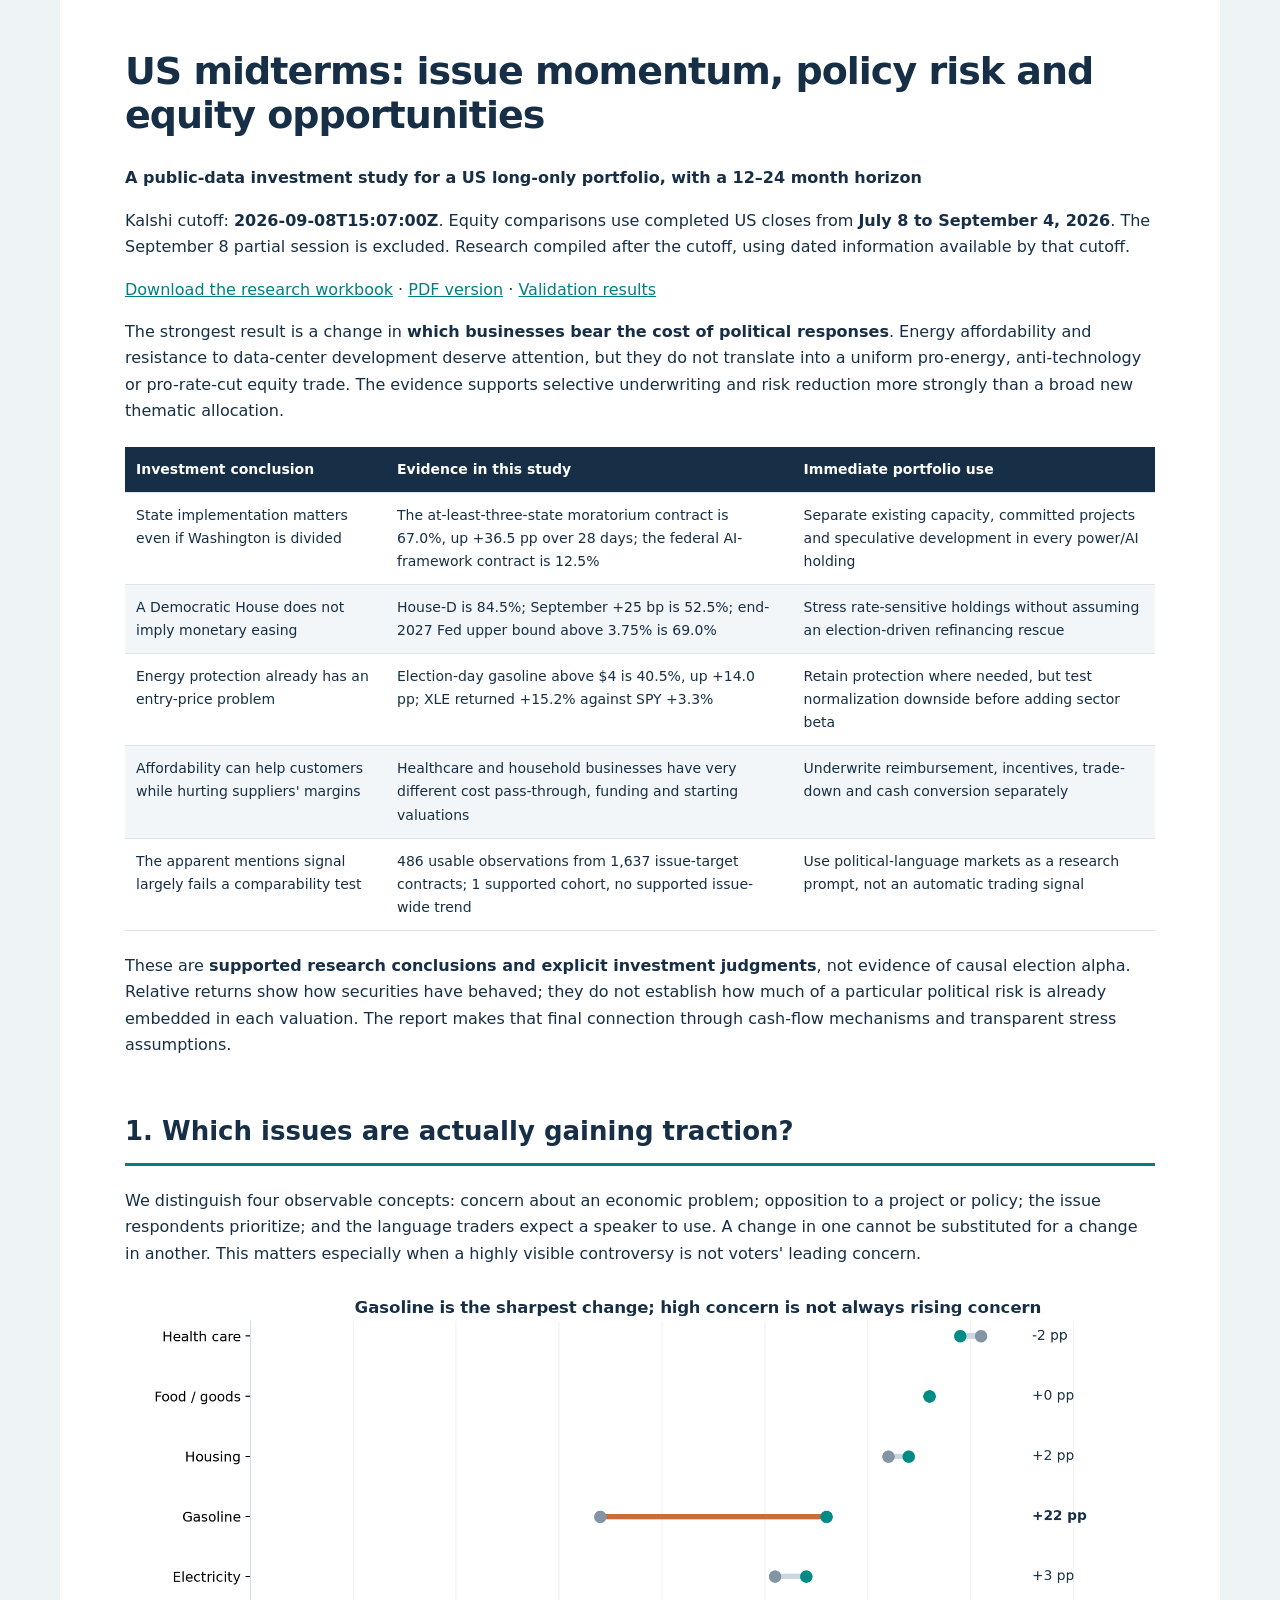
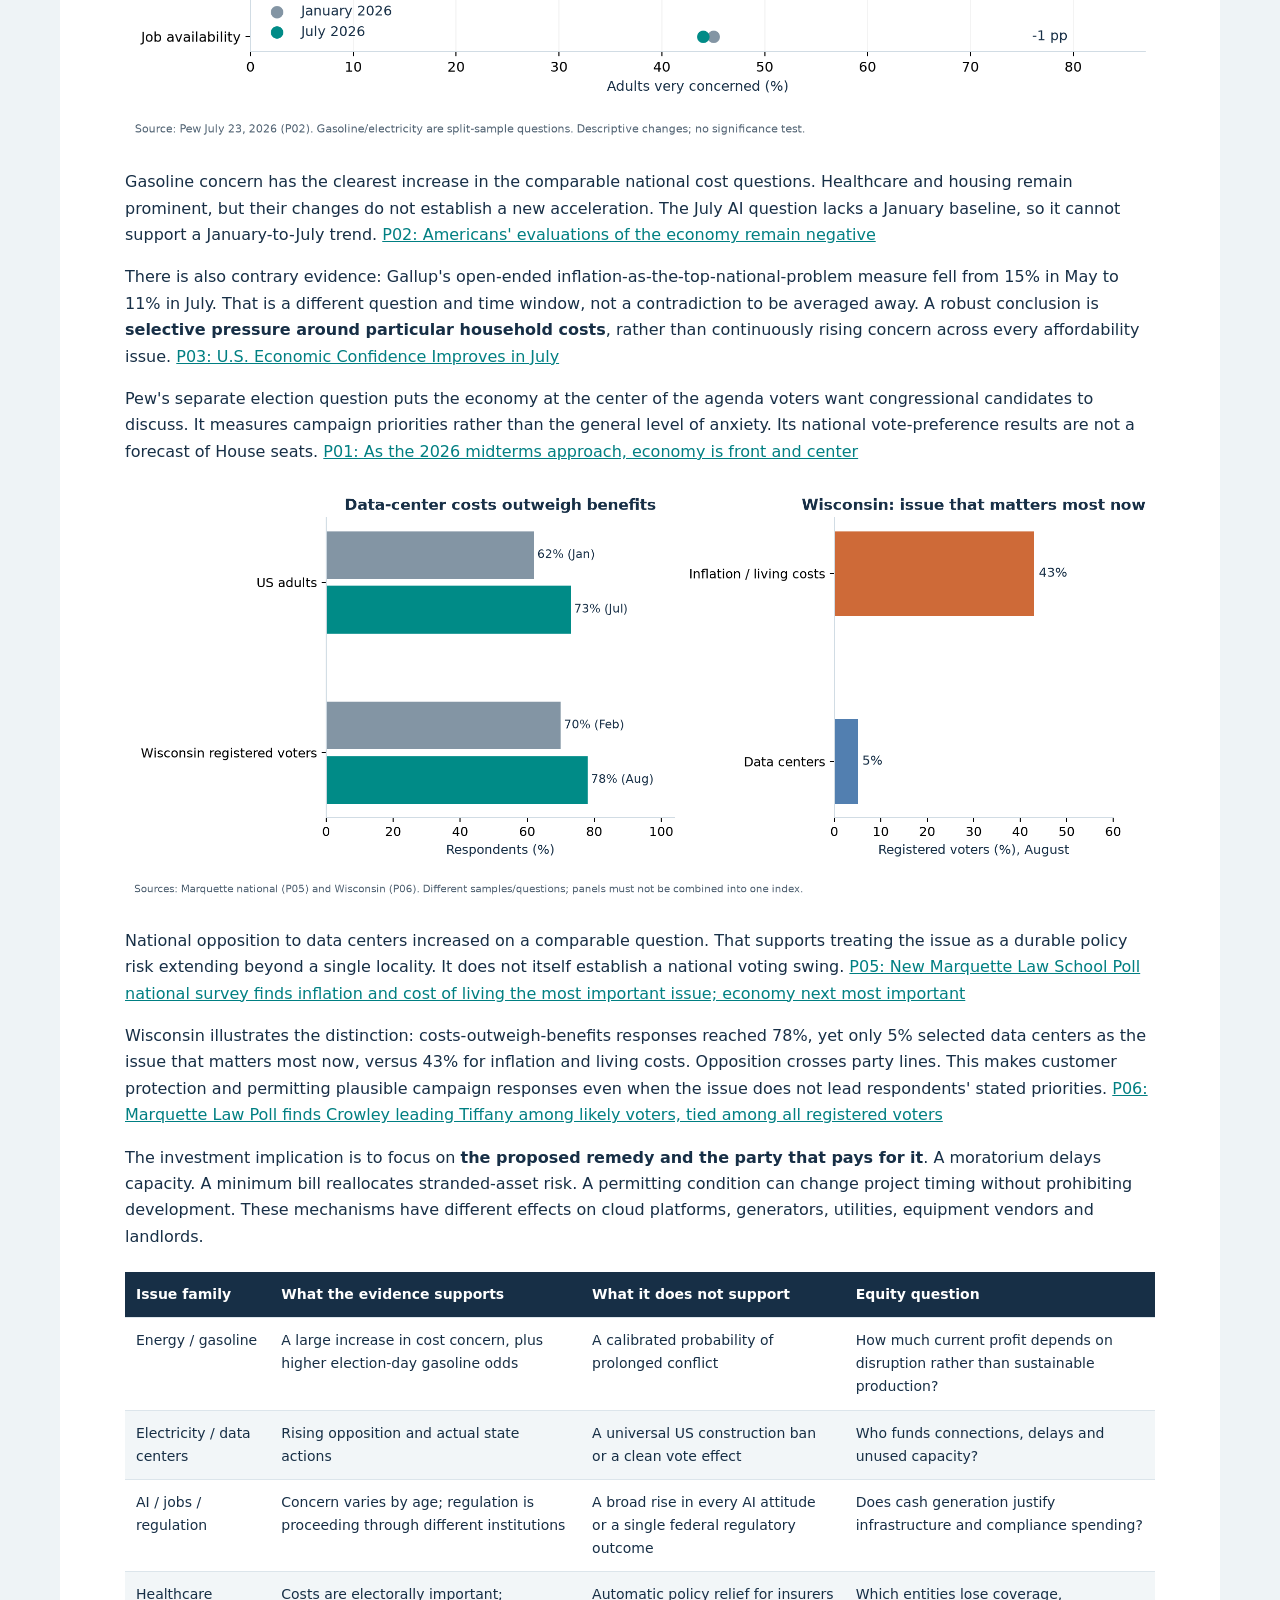
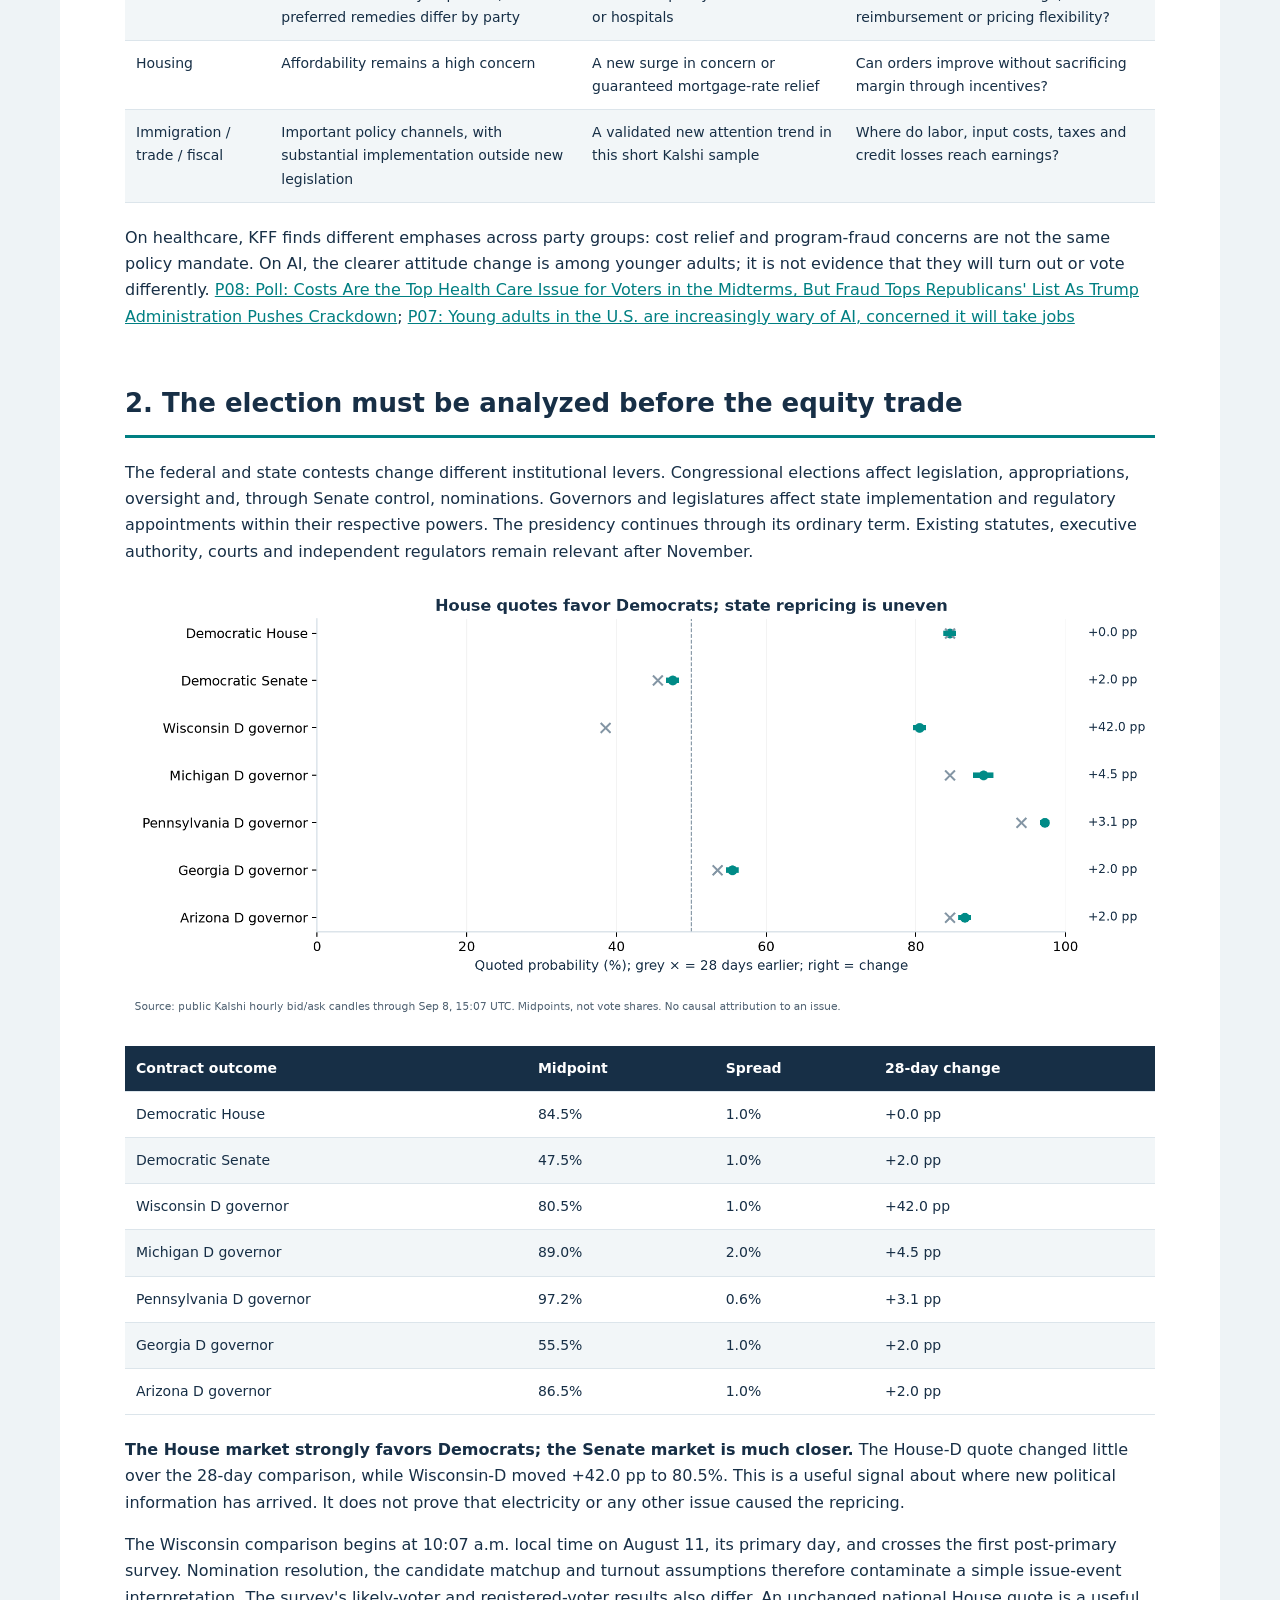
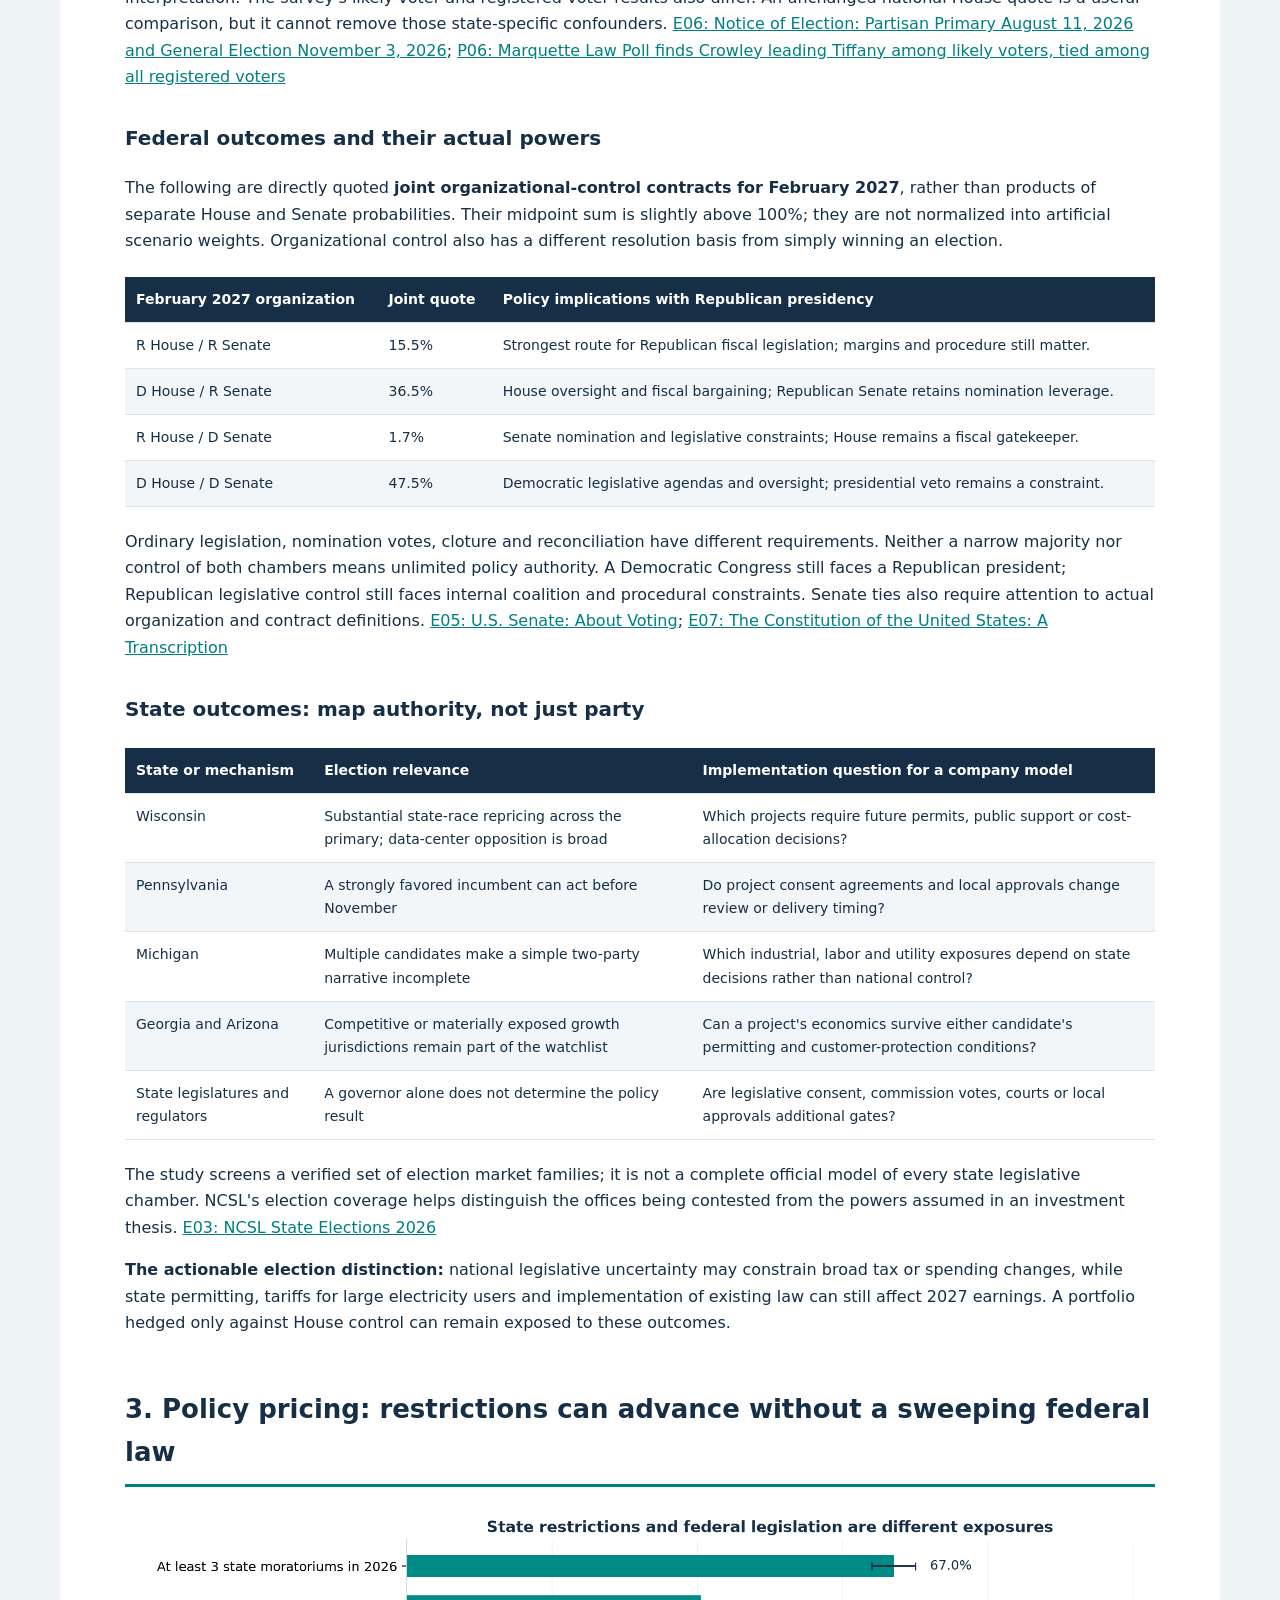
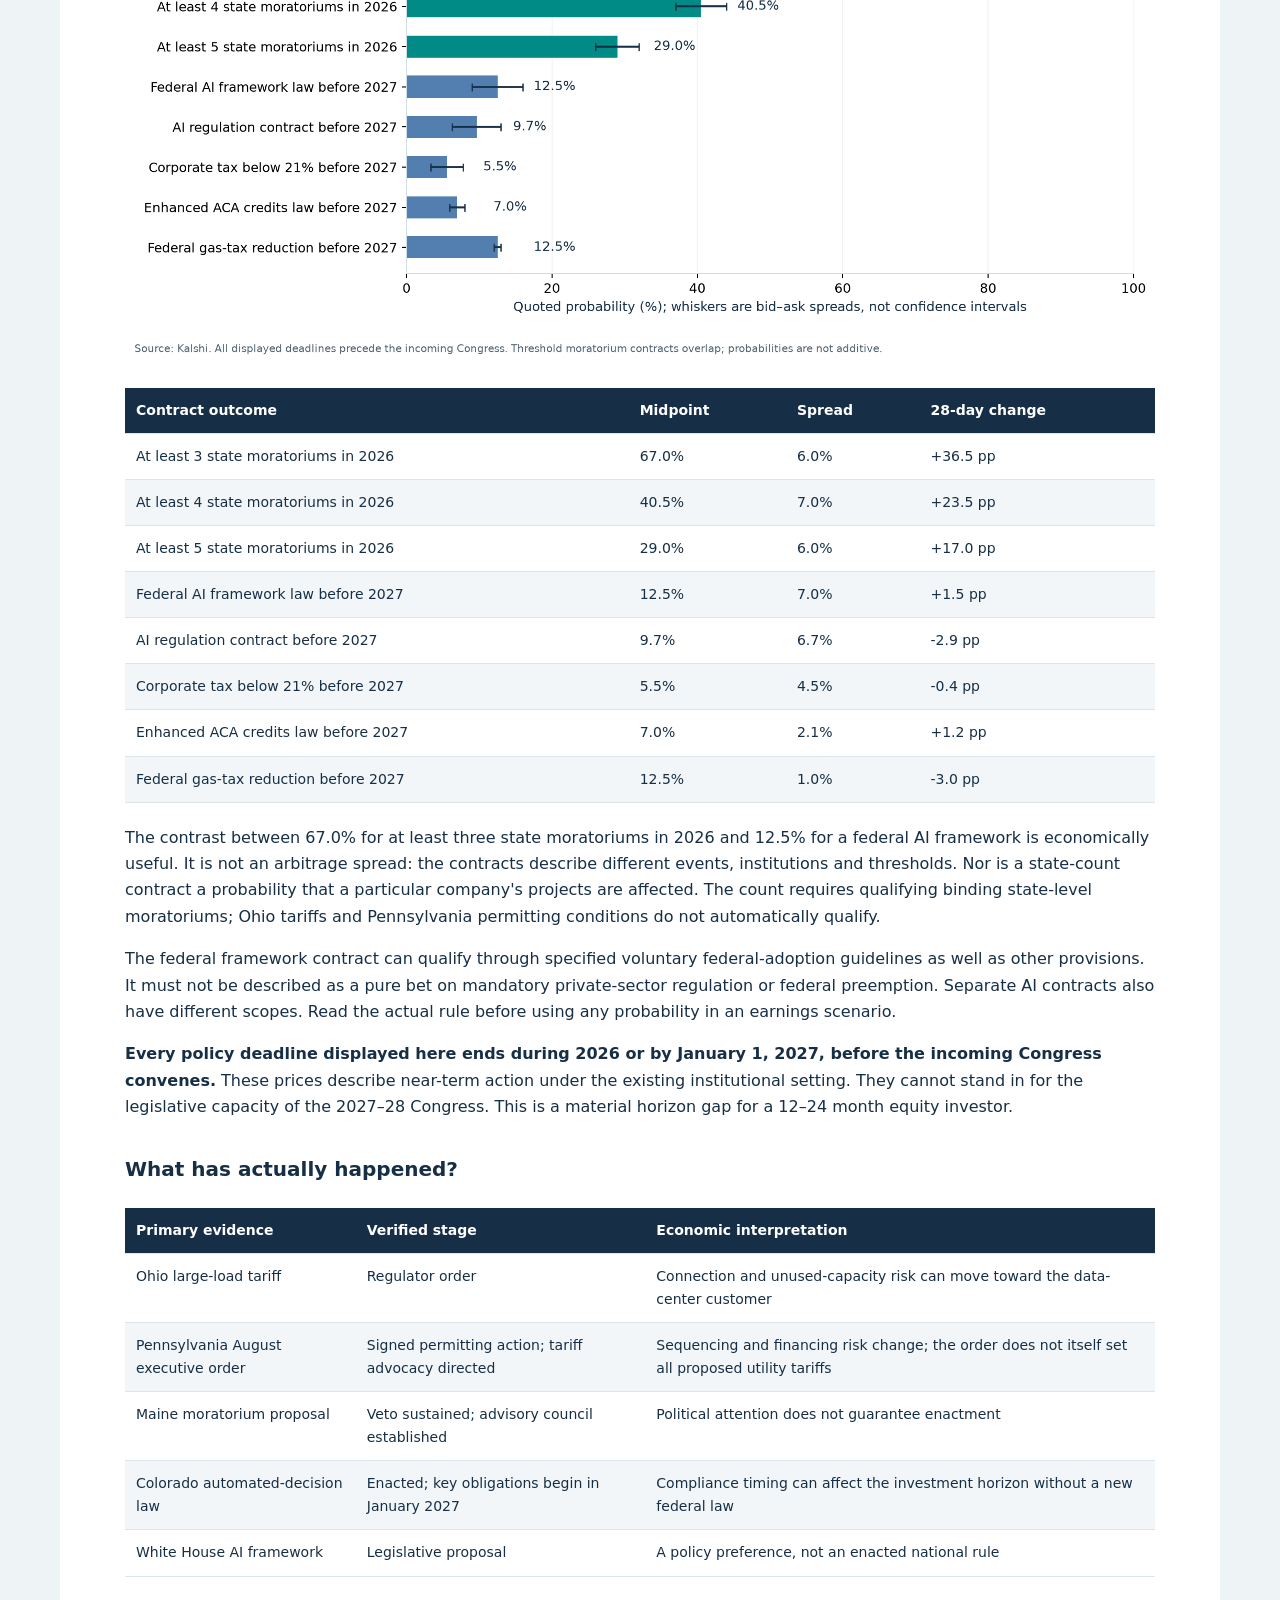
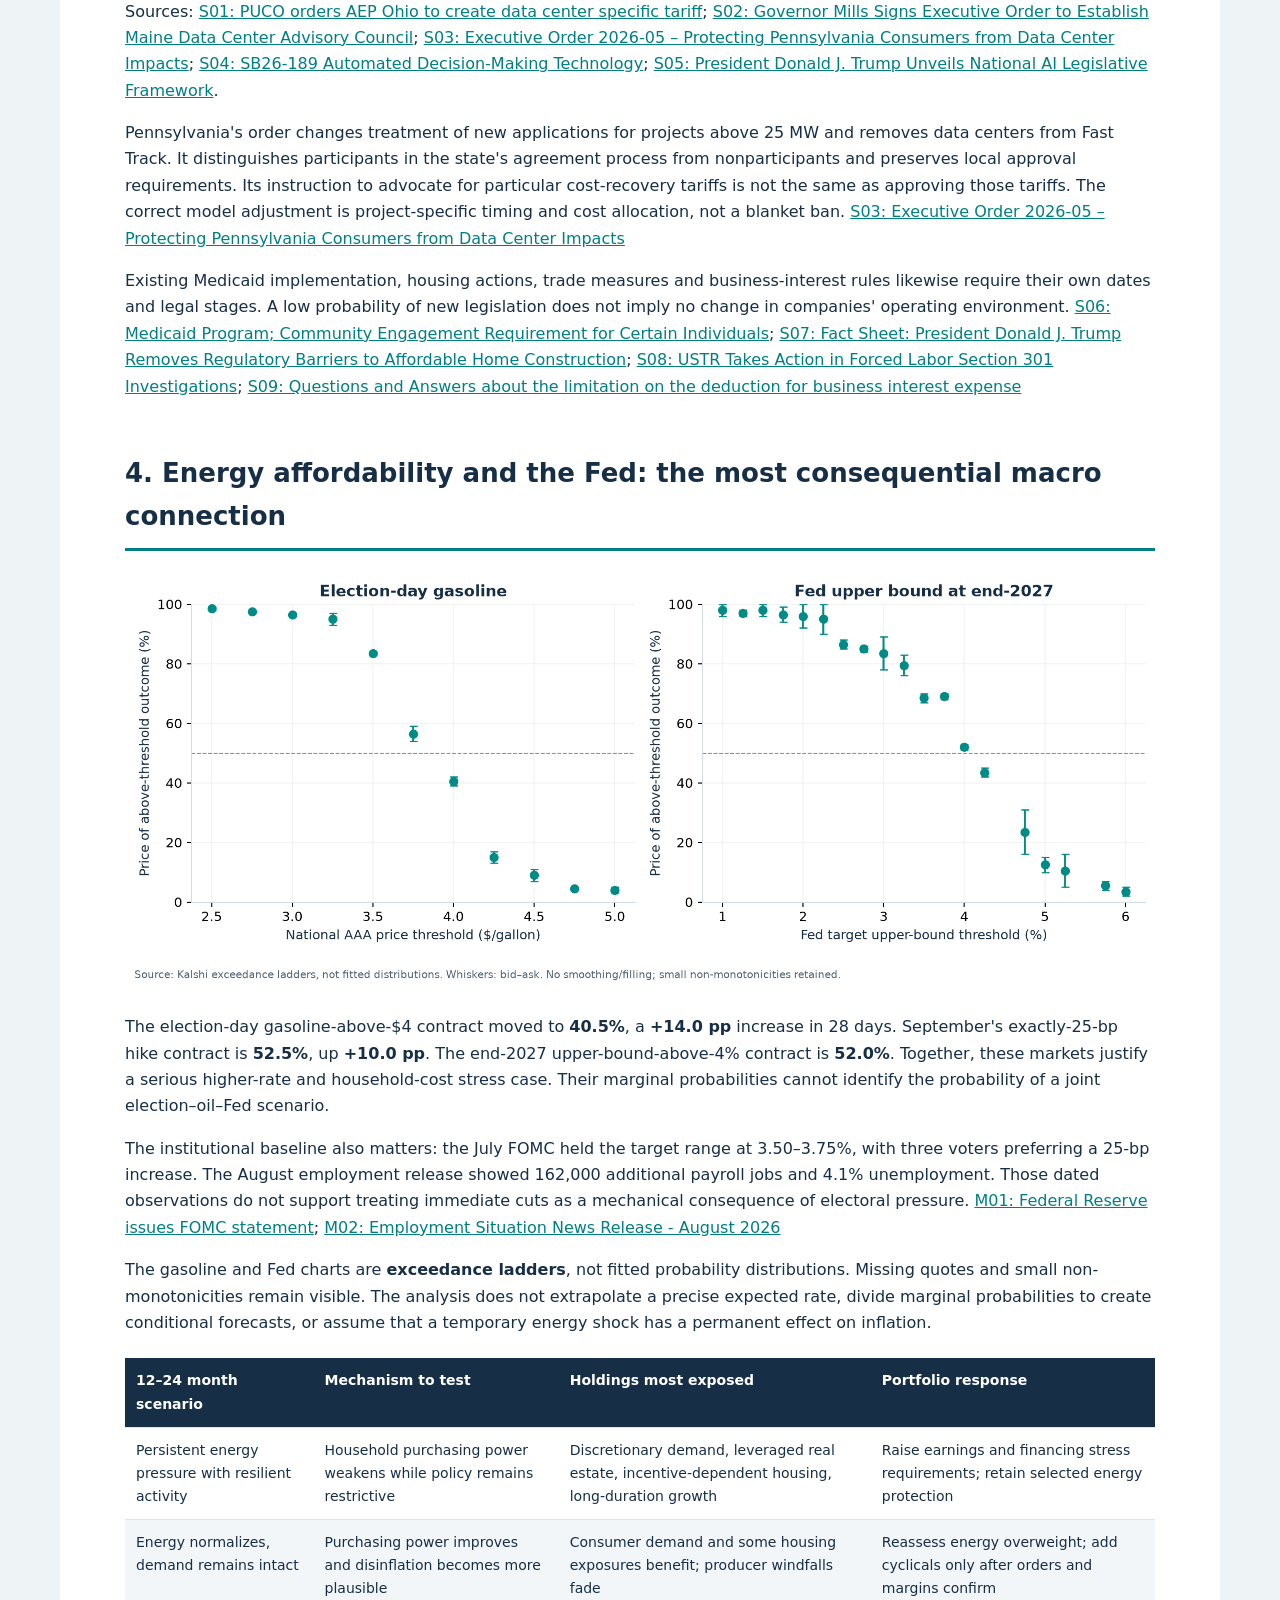
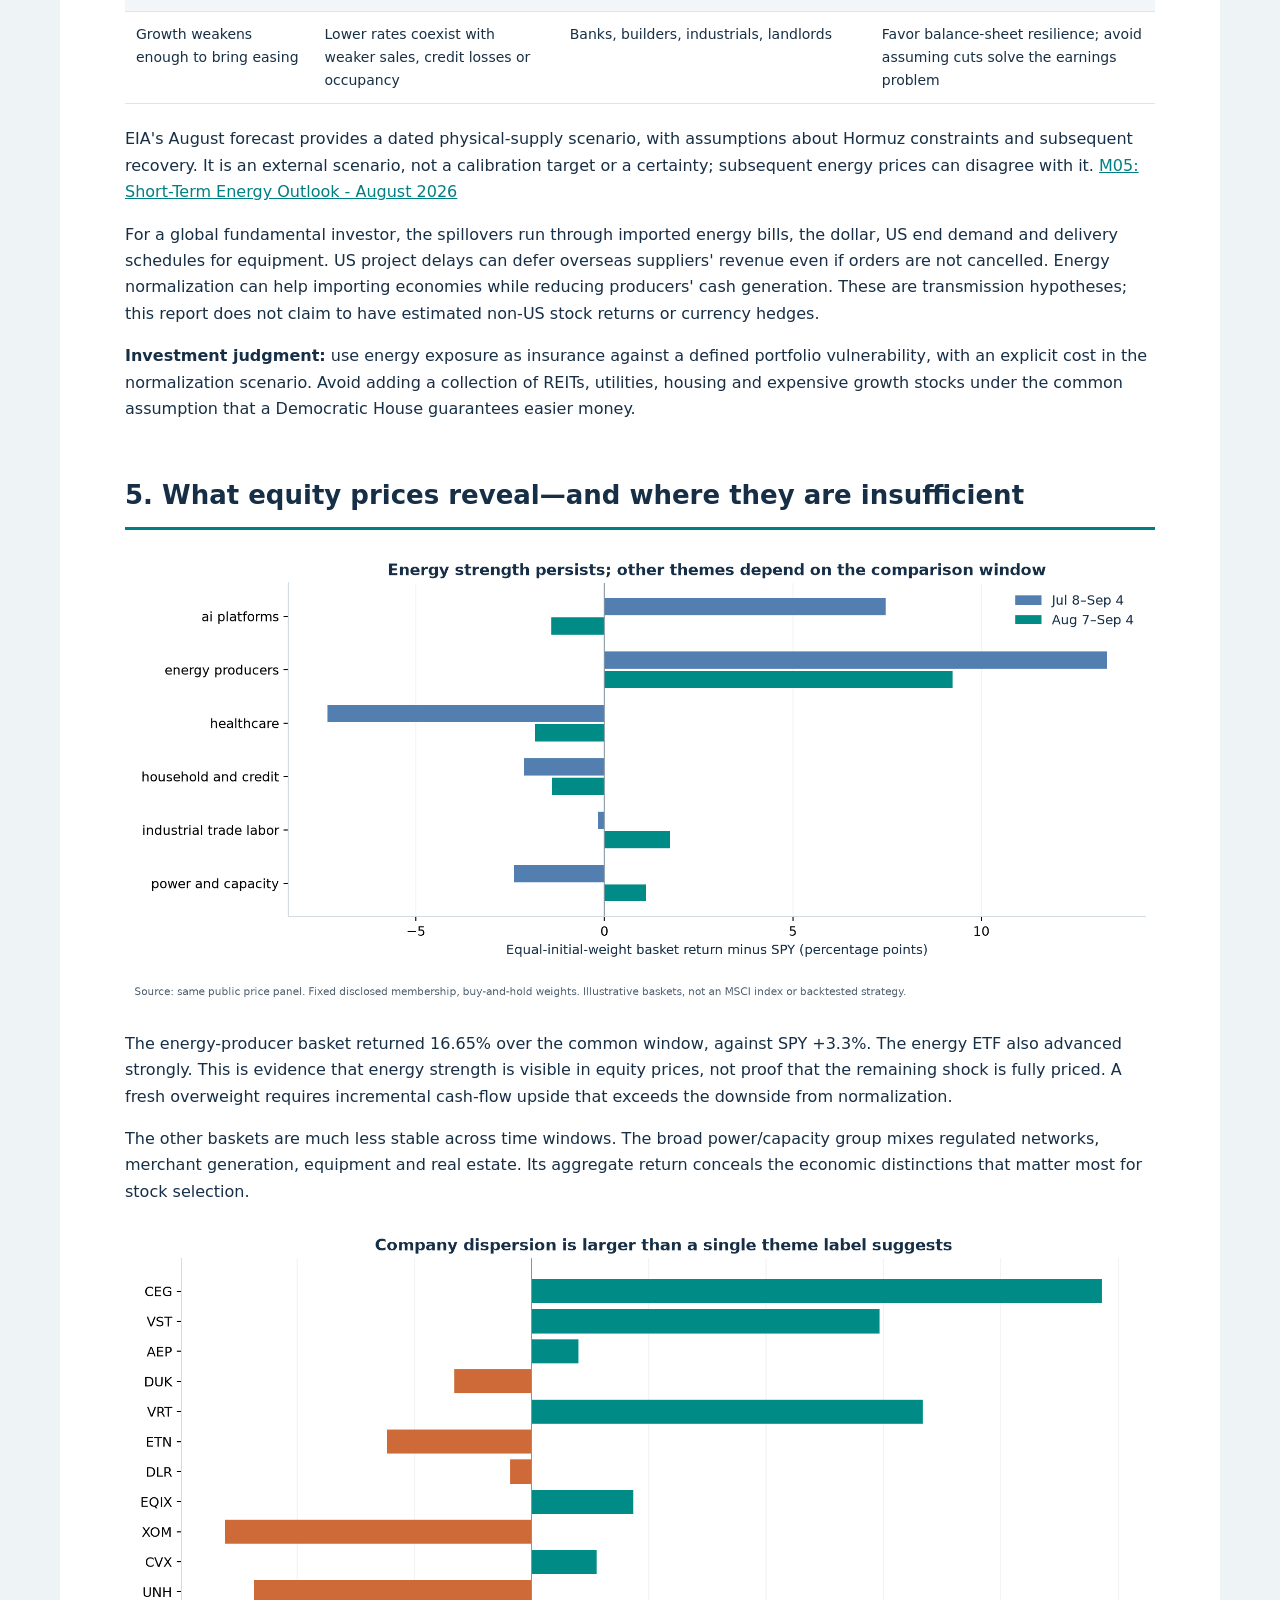
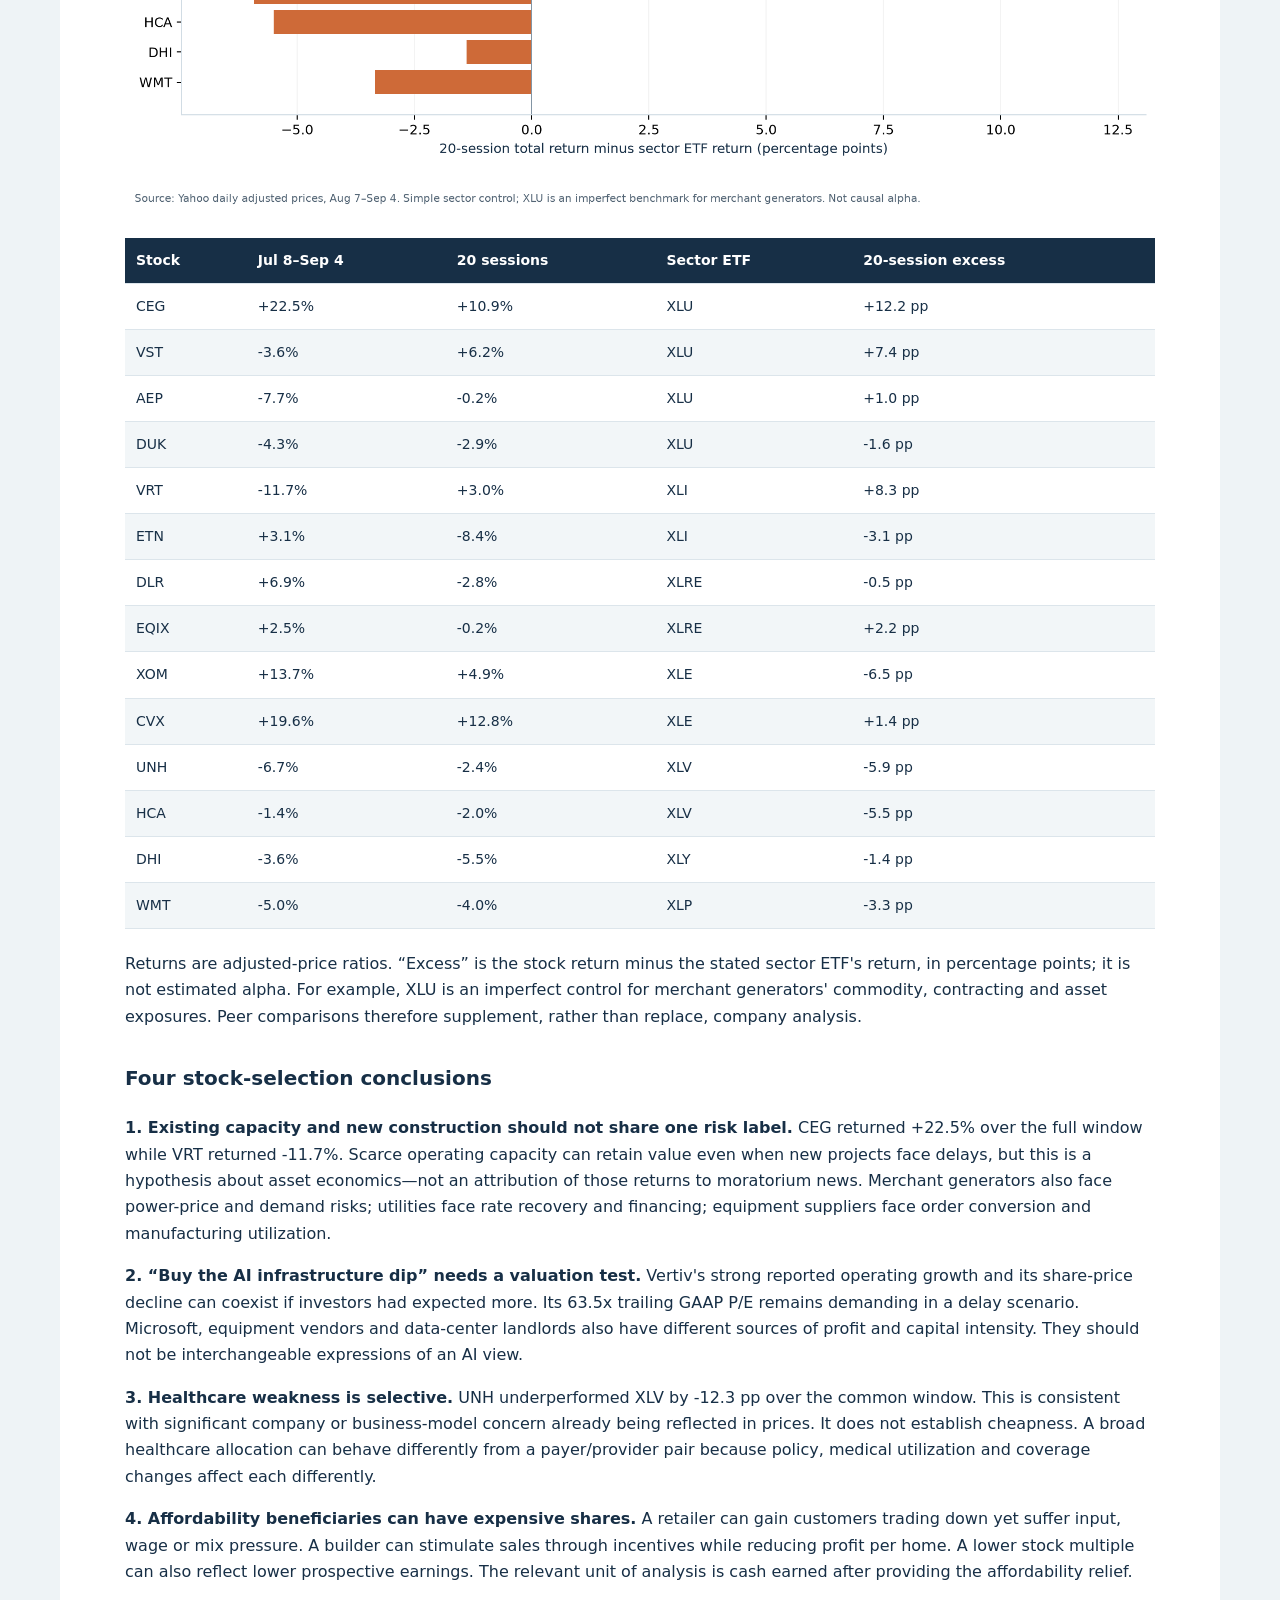
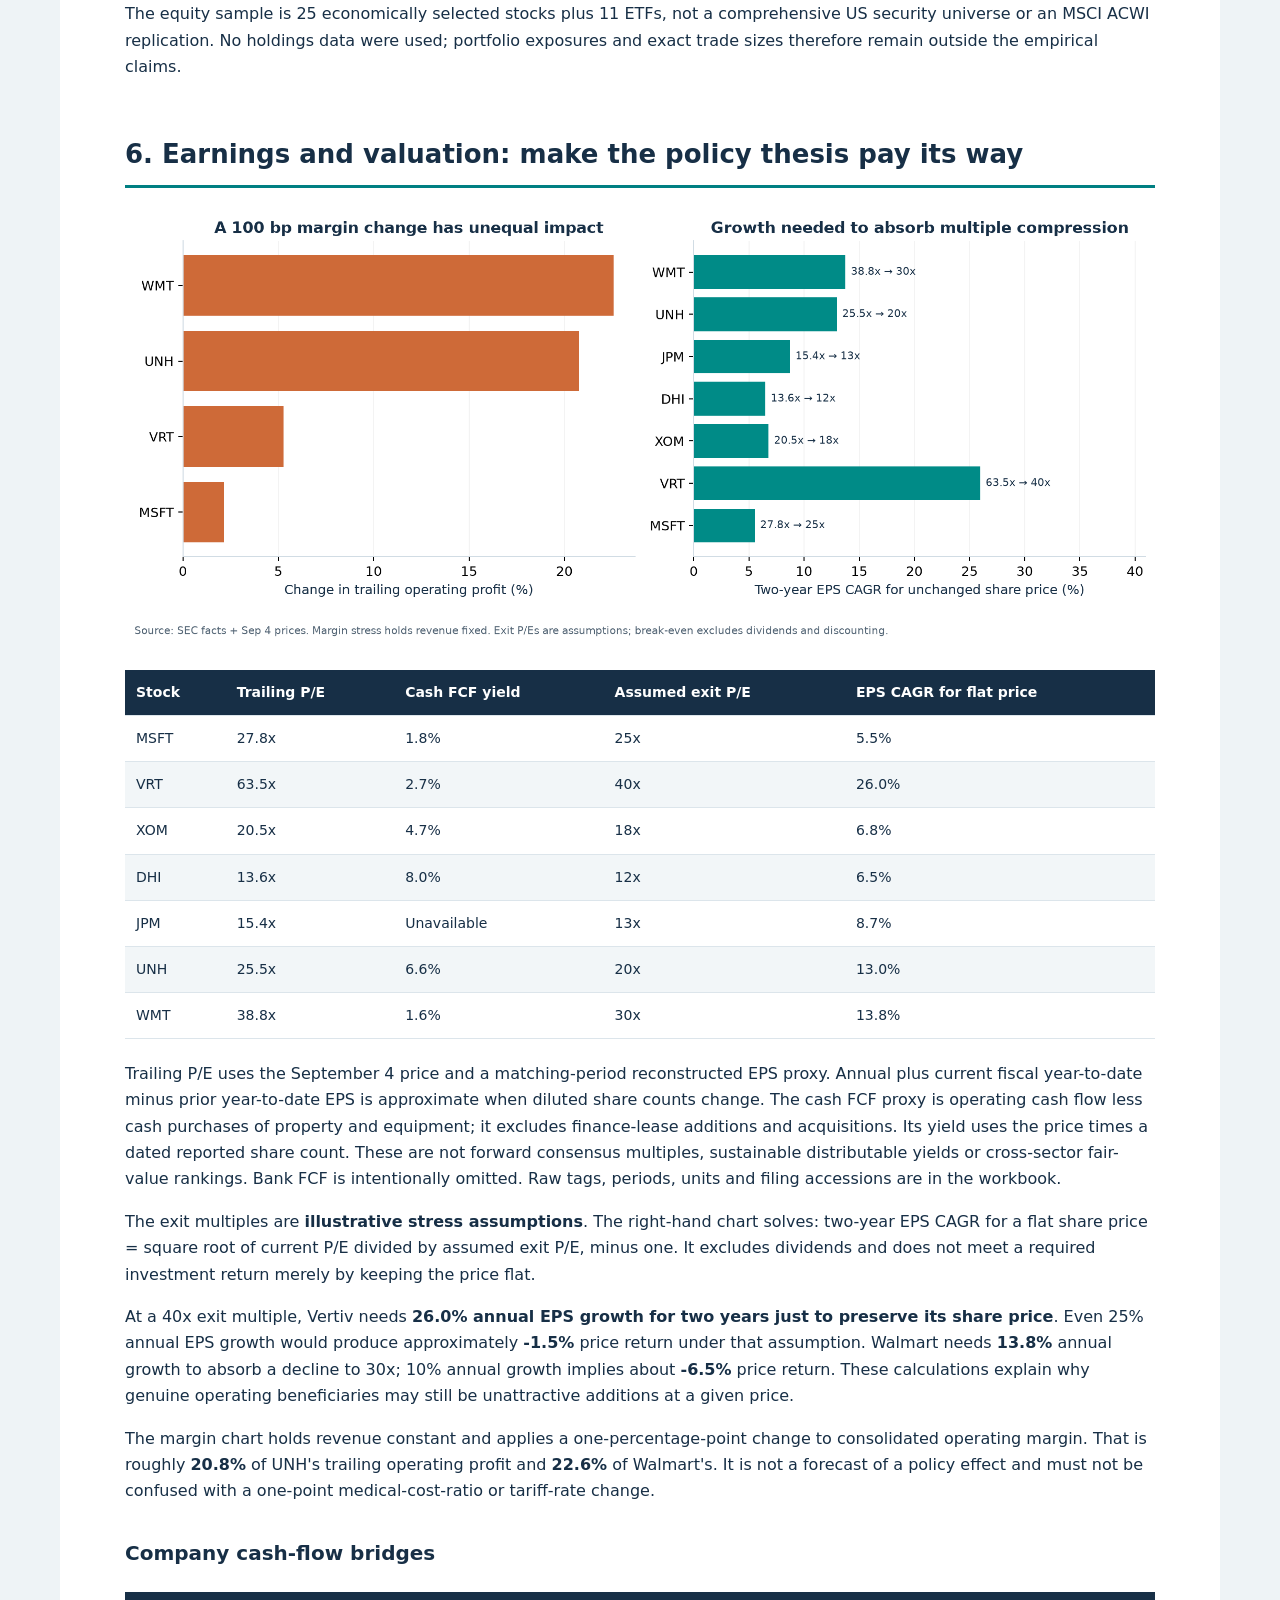
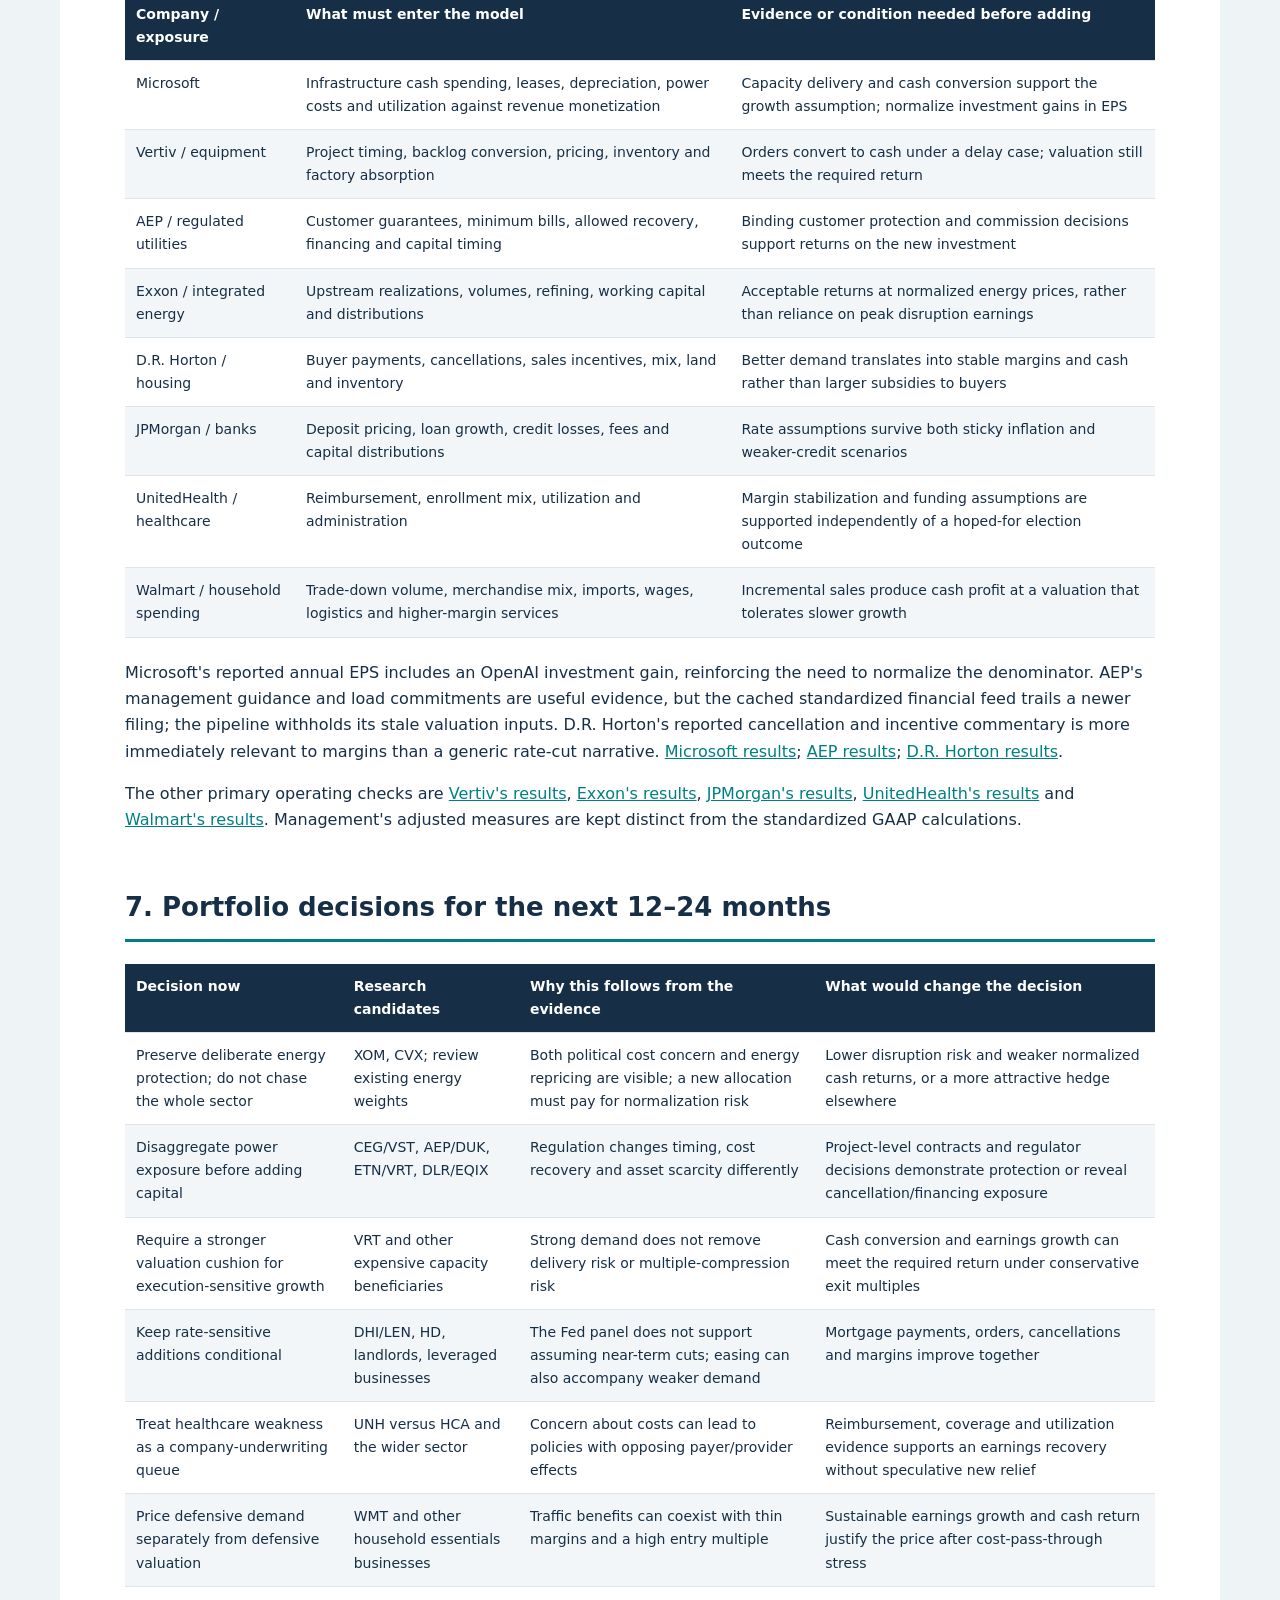
<file: research/midterms_2026_09_08/Midterms_Issue_Momentum_Research.html>
<!doctype html><html lang='en'><meta charset='utf-8'><meta name='viewport' content='width=device-width,initial-scale=1'><title>US midterms: issue momentum and equity implications</title><style>
:root{--ink:#172f46;--muted:#536575;--teal:#007f82;--line:#dce5eb}
*{box-sizing:border-box} body{font:16px/1.65 system-ui,sans-serif;color:var(--ink);margin:0;background:#eef3f6}
main{max-width:1160px;margin:auto;padding:50px 65px;background:white}
h1{font-size:38px;line-height:1.15;letter-spacing:-1px;margin:0 0 28px}
h2{font-size:26px;margin-top:52px;padding-bottom:10px;border-bottom:3px solid var(--teal)}
h3{font-size:20px;margin-top:32px}a{color:var(--teal);overflow-wrap:anywhere}
table{border-collapse:collapse;width:100%;margin:22px 0;font-size:14px}
th{background:var(--ink);color:white;text-align:left}td,th{padding:11px;border-bottom:1px solid var(--line);vertical-align:top}
tr:nth-child(even){background:#f2f6f8}img{display:block;max-width:100%;height:auto;margin:24px auto}
blockquote{background:#eaf5f4;border-left:5px solid var(--teal);margin:24px 0;padding:14px 20px}
code{background:#edf2f5;padding:2px 5px;font-size:13px}pre{padding:18px;background:#edf2f5;overflow:auto}
.meta,figcaption{color:var(--muted);font-size:13px}.downloads{padding:15px;background:#eaf5f4;margin-bottom:30px}
@media(max-width:720px){main{padding:25px 18px}h1{font-size:30px}table{display:block;overflow:auto}}
@media print{body{background:white}main{padding:0}a{color:inherit}h2{break-before:page}table,img{break-inside:avoid}}
</style><main><h1 id="us-midterms-issue-momentum-policy-risk-and-equity-opportunities">US midterms: issue momentum, policy risk and equity opportunities</h1>
<p><strong>A public-data investment study for a US long-only portfolio, with a 12–24 month horizon</strong></p>
<p>Kalshi cutoff: <strong>2026-09-08T15:07:00Z</strong>. Equity comparisons use completed US closes from <strong>July 8 to September 4, 2026</strong>. The September 8 partial session is excluded. Research compiled after the cutoff, using dated information available by that cutoff.</p>
<p><a href="Midterms_Research_Data.xlsx">Download the research workbook</a> · <a href="Midterms_Issue_Momentum_Research.pdf">PDF version</a> · <a href="validation.json">Validation results</a></p>
<p>The strongest result is a change in <strong>which businesses bear the cost of political responses</strong>. Energy affordability and resistance to data-center development deserve attention, but they do not translate into a uniform pro-energy, anti-technology or pro-rate-cut equity trade. The evidence supports selective underwriting and risk reduction more strongly than a broad new thematic allocation.</p>
<table>
<thead>
<tr>
<th>Investment conclusion</th>
<th>Evidence in this study</th>
<th>Immediate portfolio use</th>
</tr>
</thead>
<tbody>
<tr>
<td>State implementation matters even if Washington is divided</td>
<td>The at-least-three-state moratorium contract is 67.0%, up +36.5 pp over 28 days; the federal AI-framework contract is 12.5%</td>
<td>Separate existing capacity, committed projects and speculative development in every power/AI holding</td>
</tr>
<tr>
<td>A Democratic House does not imply monetary easing</td>
<td>House-D is 84.5%; September +25 bp is 52.5%; end-2027 Fed upper bound above 3.75% is 69.0%</td>
<td>Stress rate-sensitive holdings without assuming an election-driven refinancing rescue</td>
</tr>
<tr>
<td>Energy protection already has an entry-price problem</td>
<td>Election-day gasoline above $4 is 40.5%, up +14.0 pp; XLE returned +15.2% against SPY +3.3%</td>
<td>Retain protection where needed, but test normalization downside before adding sector beta</td>
</tr>
<tr>
<td>Affordability can help customers while hurting suppliers' margins</td>
<td>Healthcare and household businesses have very different cost pass-through, funding and starting valuations</td>
<td>Underwrite reimbursement, incentives, trade-down and cash conversion separately</td>
</tr>
<tr>
<td>The apparent mentions signal largely fails a comparability test</td>
<td>486 usable observations from 1,637 issue-target contracts; 1 supported cohort, no supported issue-wide trend</td>
<td>Use political-language markets as a research prompt, not an automatic trading signal</td>
</tr>
</tbody>
</table>
<p>These are <strong>supported research conclusions and explicit investment judgments</strong>, not evidence of causal election alpha. Relative returns show how securities have behaved; they do not establish how much of a particular political risk is already embedded in each valuation. The report makes that final connection through cash-flow mechanisms and transparent stress assumptions.</p>
<h2 id="1-which-issues-are-actually-gaining-traction">1. Which issues are actually gaining traction?</h2>
<p>We distinguish four observable concepts: concern about an economic problem; opposition to a project or policy; the issue respondents prioritize; and the language traders expect a speaker to use. A change in one cannot be substituted for a change in another. This matters especially when a highly visible controversy is not voters' leading concern.</p>
<p><img alt="01 household concerns" src="charts/01_household_concerns.png" /></p>
<p>Gasoline concern has the clearest increase in the comparable national cost questions. Healthcare and housing remain prominent, but their changes do not establish a new acceleration. The July AI question lacks a January baseline, so it cannot support a January-to-July trend. <a href="https://www.pewresearch.org/politics/2026/07/23/americans-evaluations-of-the-economy-remain-negative/">P02: Americans' evaluations of the economy remain negative</a></p>
<p>There is also contrary evidence: Gallup's open-ended inflation-as-the-top-national-problem measure fell from 15% in May to 11% in July. That is a different question and time window, not a contradiction to be averaged away. A robust conclusion is <strong>selective pressure around particular household costs</strong>, rather than continuously rising concern across every affordability issue. <a href="https://news.gallup.com/poll/713018/economic-confidence-improves-july.aspx">P03: U.S. Economic Confidence Improves in July</a></p>
<p>Pew's separate election question puts the economy at the center of the agenda voters want congressional candidates to discuss. It measures campaign priorities rather than the general level of anxiety. Its national vote-preference results are not a forecast of House seats. <a href="https://www.pewresearch.org/politics/2026/07/23/as-the-2026-midterms-approach-economy-is-front-and-center/">P01: As the 2026 midterms approach, economy is front and center</a></p>
<p><img alt="02 opposition and priority" src="charts/02_opposition_and_priority.png" /></p>
<p>National opposition to data centers increased on a comparable question. That supports treating the issue as a durable policy risk extending beyond a single locality. It does not itself establish a national voting swing. <a href="https://law.marquette.edu/poll/2026/08/05/new-marquette-law-school-poll-national-survey-finds-inflation-and-cost-of-living-the-most-important-issue-economy-next-most-important/">P05: New Marquette Law School Poll national survey finds inflation and cost of living the most important issue; economy next most important</a></p>
<p>Wisconsin illustrates the distinction: costs-outweigh-benefits responses reached 78%, yet only 5% selected data centers as the issue that matters most now, versus 43% for inflation and living costs. Opposition crosses party lines. This makes customer protection and permitting plausible campaign responses even when the issue does not lead respondents' stated priorities. <a href="https://law.marquette.edu/poll/2026/08/26/marquette-law-poll-finds-crowley-leading-tiffany-among-likely-voters-tied-among-all-registered-voters/">P06: Marquette Law Poll finds Crowley leading Tiffany among likely voters, tied among all registered voters</a></p>
<p>The investment implication is to focus on <strong>the proposed remedy and the party that pays for it</strong>. A moratorium delays capacity. A minimum bill reallocates stranded-asset risk. A permitting condition can change project timing without prohibiting development. These mechanisms have different effects on cloud platforms, generators, utilities, equipment vendors and landlords.</p>
<table>
<thead>
<tr>
<th>Issue family</th>
<th>What the evidence supports</th>
<th>What it does not support</th>
<th>Equity question</th>
</tr>
</thead>
<tbody>
<tr>
<td>Energy / gasoline</td>
<td>A large increase in cost concern, plus higher election-day gasoline odds</td>
<td>A calibrated probability of prolonged conflict</td>
<td>How much current profit depends on disruption rather than sustainable production?</td>
</tr>
<tr>
<td>Electricity / data centers</td>
<td>Rising opposition and actual state actions</td>
<td>A universal US construction ban or a clean vote effect</td>
<td>Who funds connections, delays and unused capacity?</td>
</tr>
<tr>
<td>AI / jobs / regulation</td>
<td>Concern varies by age; regulation is proceeding through different institutions</td>
<td>A broad rise in every AI attitude or a single federal regulatory outcome</td>
<td>Does cash generation justify infrastructure and compliance spending?</td>
</tr>
<tr>
<td>Healthcare</td>
<td>Costs are electorally important; preferred remedies differ by party</td>
<td>Automatic policy relief for insurers or hospitals</td>
<td>Which entities lose coverage, reimbursement or pricing flexibility?</td>
</tr>
<tr>
<td>Housing</td>
<td>Affordability remains a high concern</td>
<td>A new surge in concern or guaranteed mortgage-rate relief</td>
<td>Can orders improve without sacrificing margin through incentives?</td>
</tr>
<tr>
<td>Immigration / trade / fiscal</td>
<td>Important policy channels, with substantial implementation outside new legislation</td>
<td>A validated new attention trend in this short Kalshi sample</td>
<td>Where do labor, input costs, taxes and credit losses reach earnings?</td>
</tr>
</tbody>
</table>
<p>On healthcare, KFF finds different emphases across party groups: cost relief and program-fraud concerns are not the same policy mandate. On AI, the clearer attitude change is among younger adults; it is not evidence that they will turn out or vote differently. <a href="https://www.kff.org/public-opinion/poll-costs-are-the-top-health-care-issue-for-voters-in-the-midterms-but-fraud-tops-republicans-list-as-trump-administration-pushes-crackdown/">P08: Poll: Costs Are the Top Health Care Issue for Voters in the Midterms, But Fraud Tops Republicans' List As Trump Administration Pushes Crackdown</a>; <a href="https://www.pewresearch.org/short-reads/2026/08/18/young-adults-in-the-us-are-increasingly-wary-of-ai-concerned-it-will-take-jobs/">P07: Young adults in the U.S. are increasingly wary of AI, concerned it will take jobs</a></p>
<h2 id="2-the-election-must-be-analyzed-before-the-equity-trade">2. The election must be analyzed before the equity trade</h2>
<p>The federal and state contests change different institutional levers. Congressional elections affect legislation, appropriations, oversight and, through Senate control, nominations. Governors and legislatures affect state implementation and regulatory appointments within their respective powers. The presidency continues through its ordinary term. Existing statutes, executive authority, courts and independent regulators remain relevant after November.</p>
<p><img alt="03 election repricing" src="charts/03_election_repricing.png" /></p>
<table>
<thead>
<tr>
<th>Contract outcome</th>
<th>Midpoint</th>
<th>Spread</th>
<th>28-day change</th>
</tr>
</thead>
<tbody>
<tr>
<td>Democratic House</td>
<td>84.5%</td>
<td>1.0%</td>
<td>+0.0 pp</td>
</tr>
<tr>
<td>Democratic Senate</td>
<td>47.5%</td>
<td>1.0%</td>
<td>+2.0 pp</td>
</tr>
<tr>
<td>Wisconsin D governor</td>
<td>80.5%</td>
<td>1.0%</td>
<td>+42.0 pp</td>
</tr>
<tr>
<td>Michigan D governor</td>
<td>89.0%</td>
<td>2.0%</td>
<td>+4.5 pp</td>
</tr>
<tr>
<td>Pennsylvania D governor</td>
<td>97.2%</td>
<td>0.6%</td>
<td>+3.1 pp</td>
</tr>
<tr>
<td>Georgia D governor</td>
<td>55.5%</td>
<td>1.0%</td>
<td>+2.0 pp</td>
</tr>
<tr>
<td>Arizona D governor</td>
<td>86.5%</td>
<td>1.0%</td>
<td>+2.0 pp</td>
</tr>
</tbody>
</table>
<p><strong>The House market strongly favors Democrats; the Senate market is much closer.</strong> The House-D quote changed little over the 28-day comparison, while Wisconsin-D moved +42.0 pp to 80.5%. This is a useful signal about where new political information has arrived. It does not prove that electricity or any other issue caused the repricing.</p>
<p>The Wisconsin comparison begins at 10:07 a.m. local time on August 11, its primary day, and crosses the first post-primary survey. Nomination resolution, the candidate matchup and turnout assumptions therefore contaminate a simple issue-event interpretation. The survey's likely-voter and registered-voter results also differ. An unchanged national House quote is a useful comparison, but it cannot remove those state-specific confounders. <a href="https://www.bayfieldcounty.wi.gov/DocumentCenter/View/20824/Notice-of-Election-Partisan-Primary-August-11-2026-and-General-Election-November-3-2026">E06: Notice of Election: Partisan Primary August 11, 2026 and General Election November 3, 2026</a>; <a href="https://law.marquette.edu/poll/2026/08/26/marquette-law-poll-finds-crowley-leading-tiffany-among-likely-voters-tied-among-all-registered-voters/">P06: Marquette Law Poll finds Crowley leading Tiffany among likely voters, tied among all registered voters</a></p>
<h3 id="federal-outcomes-and-their-actual-powers">Federal outcomes and their actual powers</h3>
<p>The following are directly quoted <strong>joint organizational-control contracts for February 2027</strong>, rather than products of separate House and Senate probabilities. Their midpoint sum is slightly above 100%; they are not normalized into artificial scenario weights. Organizational control also has a different resolution basis from simply winning an election.</p>
<table>
<thead>
<tr>
<th>February 2027 organization</th>
<th>Joint quote</th>
<th>Policy implications with Republican presidency</th>
</tr>
</thead>
<tbody>
<tr>
<td>R House / R Senate</td>
<td>15.5%</td>
<td>Strongest route for Republican fiscal legislation; margins and procedure still matter.</td>
</tr>
<tr>
<td>D House / R Senate</td>
<td>36.5%</td>
<td>House oversight and fiscal bargaining; Republican Senate retains nomination leverage.</td>
</tr>
<tr>
<td>R House / D Senate</td>
<td>1.7%</td>
<td>Senate nomination and legislative constraints; House remains a fiscal gatekeeper.</td>
</tr>
<tr>
<td>D House / D Senate</td>
<td>47.5%</td>
<td>Democratic legislative agendas and oversight; presidential veto remains a constraint.</td>
</tr>
</tbody>
</table>
<p>Ordinary legislation, nomination votes, cloture and reconciliation have different requirements. Neither a narrow majority nor control of both chambers means unlimited policy authority. A Democratic Congress still faces a Republican president; Republican legislative control still faces internal coalition and procedural constraints. Senate ties also require attention to actual organization and contract definitions. <a href="https://www.senate.gov/about/powers-procedures/voting.htm">E05: U.S. Senate: About Voting</a>; <a href="https://www.archives.gov/founding-docs/constitution-transcript">E07: The Constitution of the United States: A Transcription</a></p>
<h3 id="state-outcomes-map-authority-not-just-party">State outcomes: map authority, not just party</h3>
<table>
<thead>
<tr>
<th>State or mechanism</th>
<th>Election relevance</th>
<th>Implementation question for a company model</th>
</tr>
</thead>
<tbody>
<tr>
<td>Wisconsin</td>
<td>Substantial state-race repricing across the primary; data-center opposition is broad</td>
<td>Which projects require future permits, public support or cost-allocation decisions?</td>
</tr>
<tr>
<td>Pennsylvania</td>
<td>A strongly favored incumbent can act before November</td>
<td>Do project consent agreements and local approvals change review or delivery timing?</td>
</tr>
<tr>
<td>Michigan</td>
<td>Multiple candidates make a simple two-party narrative incomplete</td>
<td>Which industrial, labor and utility exposures depend on state decisions rather than national control?</td>
</tr>
<tr>
<td>Georgia and Arizona</td>
<td>Competitive or materially exposed growth jurisdictions remain part of the watchlist</td>
<td>Can a project's economics survive either candidate's permitting and customer-protection conditions?</td>
</tr>
<tr>
<td>State legislatures and regulators</td>
<td>A governor alone does not determine the policy result</td>
<td>Are legislative consent, commission votes, courts or local approvals additional gates?</td>
</tr>
</tbody>
</table>
<p>The study screens a verified set of election market families; it is not a complete official model of every state legislative chamber. NCSL's election coverage helps distinguish the offices being contested from the powers assumed in an investment thesis. <a href="https://www.ncsl.org/elections-and-campaigns/ncsl-state-elections-2026">E03: NCSL State Elections 2026</a></p>
<p><strong>The actionable election distinction:</strong> national legislative uncertainty may constrain broad tax or spending changes, while state permitting, tariffs for large electricity users and implementation of existing law can still affect 2027 earnings. A portfolio hedged only against House control can remain exposed to these outcomes.</p>
<h2 id="3-policy-pricing-restrictions-can-advance-without-a-sweeping-federal-law">3. Policy pricing: restrictions can advance without a sweeping federal law</h2>
<p><img alt="04 policy pricing" src="charts/04_policy_pricing.png" /></p>
<table>
<thead>
<tr>
<th>Contract outcome</th>
<th>Midpoint</th>
<th>Spread</th>
<th>28-day change</th>
</tr>
</thead>
<tbody>
<tr>
<td>At least 3 state moratoriums in 2026</td>
<td>67.0%</td>
<td>6.0%</td>
<td>+36.5 pp</td>
</tr>
<tr>
<td>At least 4 state moratoriums in 2026</td>
<td>40.5%</td>
<td>7.0%</td>
<td>+23.5 pp</td>
</tr>
<tr>
<td>At least 5 state moratoriums in 2026</td>
<td>29.0%</td>
<td>6.0%</td>
<td>+17.0 pp</td>
</tr>
<tr>
<td>Federal AI framework law before 2027</td>
<td>12.5%</td>
<td>7.0%</td>
<td>+1.5 pp</td>
</tr>
<tr>
<td>AI regulation contract before 2027</td>
<td>9.7%</td>
<td>6.7%</td>
<td>-2.9 pp</td>
</tr>
<tr>
<td>Corporate tax below 21% before 2027</td>
<td>5.5%</td>
<td>4.5%</td>
<td>-0.4 pp</td>
</tr>
<tr>
<td>Enhanced ACA credits law before 2027</td>
<td>7.0%</td>
<td>2.1%</td>
<td>+1.2 pp</td>
</tr>
<tr>
<td>Federal gas-tax reduction before 2027</td>
<td>12.5%</td>
<td>1.0%</td>
<td>-3.0 pp</td>
</tr>
</tbody>
</table>
<p>The contrast between 67.0% for at least three state moratoriums in 2026 and 12.5% for a federal AI framework is economically useful. It is not an arbitrage spread: the contracts describe different events, institutions and thresholds. Nor is a state-count contract a probability that a particular company's projects are affected. The count requires qualifying binding state-level moratoriums; Ohio tariffs and Pennsylvania permitting conditions do not automatically qualify.</p>
<p>The federal framework contract can qualify through specified voluntary federal-adoption guidelines as well as other provisions. It must not be described as a pure bet on mandatory private-sector regulation or federal preemption. Separate AI contracts also have different scopes. Read the actual rule before using any probability in an earnings scenario.</p>
<p><strong>Every policy deadline displayed here ends during 2026 or by January 1, 2027, before the incoming Congress convenes.</strong> These prices describe near-term action under the existing institutional setting. They cannot stand in for the legislative capacity of the 2027–28 Congress. This is a material horizon gap for a 12–24 month equity investor.</p>
<h3 id="what-has-actually-happened">What has actually happened?</h3>
<table>
<thead>
<tr>
<th>Primary evidence</th>
<th>Verified stage</th>
<th>Economic interpretation</th>
</tr>
</thead>
<tbody>
<tr>
<td>Ohio large-load tariff</td>
<td>Regulator order</td>
<td>Connection and unused-capacity risk can move toward the data-center customer</td>
</tr>
<tr>
<td>Pennsylvania August executive order</td>
<td>Signed permitting action; tariff advocacy directed</td>
<td>Sequencing and financing risk change; the order does not itself set all proposed utility tariffs</td>
</tr>
<tr>
<td>Maine moratorium proposal</td>
<td>Veto sustained; advisory council established</td>
<td>Political attention does not guarantee enactment</td>
</tr>
<tr>
<td>Colorado automated-decision law</td>
<td>Enacted; key obligations begin in January 2027</td>
<td>Compliance timing can affect the investment horizon without a new federal law</td>
</tr>
<tr>
<td>White House AI framework</td>
<td>Legislative proposal</td>
<td>A policy preference, not an enacted national rule</td>
</tr>
</tbody>
</table>
<p>Sources: <a href="https://content.govdelivery.com/accounts/OHPUC/bulletins/3e8bb79">S01: PUCO orders AEP Ohio to create data center specific tariff</a>; <a href="https://www.maine.gov/governor/mills/news/governor-mills-signs-executive-order-establish-maine-data-center-advisory-council-2026-04-29">S02: Governor Mills Signs Executive Order to Establish Maine Data Center Advisory Council</a>; <a href="https://www.pa.gov/content/dam/copapwp-pagov/en/governor/documents/eo2026_05_protecting%20pennsylvania%20consumers%20from%20data%20center%20impacts_final_executed.pdf">S03: Executive Order 2026-05 – Protecting Pennsylvania Consumers from Data Center Impacts</a>; <a href="https://leg.colorado.gov/bills/sb26-189">S04: SB26-189 Automated Decision-Making Technology</a>; <a href="https://www.whitehouse.gov/releases/2026/03/president-donald-j-trump-unveils-national-ai-legislative-framework/">S05: President Donald J. Trump Unveils National AI Legislative Framework</a>.</p>
<p>Pennsylvania's order changes treatment of new applications for projects above 25 MW and removes data centers from Fast Track. It distinguishes participants in the state's agreement process from nonparticipants and preserves local approval requirements. Its instruction to advocate for particular cost-recovery tariffs is not the same as approving those tariffs. The correct model adjustment is project-specific timing and cost allocation, not a blanket ban. <a href="https://www.pa.gov/content/dam/copapwp-pagov/en/governor/documents/eo2026_05_protecting%20pennsylvania%20consumers%20from%20data%20center%20impacts_final_executed.pdf">S03: Executive Order 2026-05 – Protecting Pennsylvania Consumers from Data Center Impacts</a></p>
<p>Existing Medicaid implementation, housing actions, trade measures and business-interest rules likewise require their own dates and legal stages. A low probability of new legislation does not imply no change in companies' operating environment. <a href="https://www.federalregister.gov/documents/2026/06/03/2026-11094/medicaid-program-community-engagement-requirement-for-certain-individuals">S06: Medicaid Program; Community Engagement Requirement for Certain Individuals</a>; <a href="https://www.whitehouse.gov/fact-sheets/2026/03/fact-sheet-president-donald-j-trump-removes-regulatory-barriers-to-affordable-home-construction/">S07: Fact Sheet: President Donald J. Trump Removes Regulatory Barriers to Affordable Home Construction</a>; <a href="https://www.ustr.gov/about/policy-offices/press-office/press-releases/2026/july/ustr-takes-action-forced-labor-section-301-investigations">S08: USTR Takes Action in Forced Labor Section 301 Investigations</a>; <a href="https://www.irs.gov/pub/irs-drop/fs-2026-14.pdf">S09: Questions and Answers about the limitation on the deduction for business interest expense</a></p>
<h2 id="4-energy-affordability-and-the-fed-the-most-consequential-macro-connection">4. Energy affordability and the Fed: the most consequential macro connection</h2>
<p><img alt="05 gas and fed distributions" src="charts/05_gas_and_fed_distributions.png" /></p>
<p>The election-day gasoline-above-$4 contract moved to <strong>40.5%</strong>, a <strong>+14.0 pp</strong> increase in 28 days. September's exactly-25-bp hike contract is <strong>52.5%</strong>, up <strong>+10.0 pp</strong>. The end-2027 upper-bound-above-4% contract is <strong>52.0%</strong>. Together, these markets justify a serious higher-rate and household-cost stress case. Their marginal probabilities cannot identify the probability of a joint election–oil–Fed scenario.</p>
<p>The institutional baseline also matters: the July FOMC held the target range at 3.50–3.75%, with three voters preferring a 25-bp increase. The August employment release showed 162,000 additional payroll jobs and 4.1% unemployment. Those dated observations do not support treating immediate cuts as a mechanical consequence of electoral pressure. <a href="https://www.federalreserve.gov/newsevents/pressreleases/monetary20260729a.htm">M01: Federal Reserve issues FOMC statement</a>; <a href="https://www.bls.gov/news.release/archives/empsit_09042026.htm">M02: Employment Situation News Release - August 2026</a></p>
<p>The gasoline and Fed charts are <strong>exceedance ladders</strong>, not fitted probability distributions. Missing quotes and small non-monotonicities remain visible. The analysis does not extrapolate a precise expected rate, divide marginal probabilities to create conditional forecasts, or assume that a temporary energy shock has a permanent effect on inflation.</p>
<table>
<thead>
<tr>
<th>12–24 month scenario</th>
<th>Mechanism to test</th>
<th>Holdings most exposed</th>
<th>Portfolio response</th>
</tr>
</thead>
<tbody>
<tr>
<td>Persistent energy pressure with resilient activity</td>
<td>Household purchasing power weakens while policy remains restrictive</td>
<td>Discretionary demand, leveraged real estate, incentive-dependent housing, long-duration growth</td>
<td>Raise earnings and financing stress requirements; retain selected energy protection</td>
</tr>
<tr>
<td>Energy normalizes, demand remains intact</td>
<td>Purchasing power improves and disinflation becomes more plausible</td>
<td>Consumer demand and some housing exposures benefit; producer windfalls fade</td>
<td>Reassess energy overweight; add cyclicals only after orders and margins confirm</td>
</tr>
<tr>
<td>Growth weakens enough to bring easing</td>
<td>Lower rates coexist with weaker sales, credit losses or occupancy</td>
<td>Banks, builders, industrials, landlords</td>
<td>Favor balance-sheet resilience; avoid assuming cuts solve the earnings problem</td>
</tr>
</tbody>
</table>
<p>EIA's August forecast provides a dated physical-supply scenario, with assumptions about Hormuz constraints and subsequent recovery. It is an external scenario, not a calibration target or a certainty; subsequent energy prices can disagree with it. <a href="https://www.eia.gov/outlooks/steo/archives/aug26.pdf">M05: Short-Term Energy Outlook - August 2026</a></p>
<p>For a global fundamental investor, the spillovers run through imported energy bills, the dollar, US end demand and delivery schedules for equipment. US project delays can defer overseas suppliers' revenue even if orders are not cancelled. Energy normalization can help importing economies while reducing producers' cash generation. These are transmission hypotheses; this report does not claim to have estimated non-US stock returns or currency hedges.</p>
<p><strong>Investment judgment:</strong> use energy exposure as insurance against a defined portfolio vulnerability, with an explicit cost in the normalization scenario. Avoid adding a collection of REITs, utilities, housing and expensive growth stocks under the common assumption that a Democratic House guarantees easier money.</p>
<h2 id="5-what-equity-prices-revealand-where-they-are-insufficient">5. What equity prices reveal—and where they are insufficient</h2>
<p><img alt="08 basket window sensitivity" src="charts/08_basket_window_sensitivity.png" /></p>
<p>The energy-producer basket returned 16.65% over the common window, against SPY +3.3%. The energy ETF also advanced strongly. This is evidence that energy strength is visible in equity prices, not proof that the remaining shock is fully priced. A fresh overweight requires incremental cash-flow upside that exceeds the downside from normalization.</p>
<p>The other baskets are much less stable across time windows. The broad power/capacity group mixes regulated networks, merchant generation, equipment and real estate. Its aggregate return conceals the economic distinctions that matter most for stock selection.</p>
<p><img alt="07 stock sector relative returns" src="charts/07_stock_sector_relative_returns.png" /></p>
<table>
<thead>
<tr>
<th>Stock</th>
<th>Jul 8–Sep 4</th>
<th>20 sessions</th>
<th>Sector ETF</th>
<th>20-session excess</th>
</tr>
</thead>
<tbody>
<tr>
<td>CEG</td>
<td>+22.5%</td>
<td>+10.9%</td>
<td>XLU</td>
<td>+12.2 pp</td>
</tr>
<tr>
<td>VST</td>
<td>-3.6%</td>
<td>+6.2%</td>
<td>XLU</td>
<td>+7.4 pp</td>
</tr>
<tr>
<td>AEP</td>
<td>-7.7%</td>
<td>-0.2%</td>
<td>XLU</td>
<td>+1.0 pp</td>
</tr>
<tr>
<td>DUK</td>
<td>-4.3%</td>
<td>-2.9%</td>
<td>XLU</td>
<td>-1.6 pp</td>
</tr>
<tr>
<td>VRT</td>
<td>-11.7%</td>
<td>+3.0%</td>
<td>XLI</td>
<td>+8.3 pp</td>
</tr>
<tr>
<td>ETN</td>
<td>+3.1%</td>
<td>-8.4%</td>
<td>XLI</td>
<td>-3.1 pp</td>
</tr>
<tr>
<td>DLR</td>
<td>+6.9%</td>
<td>-2.8%</td>
<td>XLRE</td>
<td>-0.5 pp</td>
</tr>
<tr>
<td>EQIX</td>
<td>+2.5%</td>
<td>-0.2%</td>
<td>XLRE</td>
<td>+2.2 pp</td>
</tr>
<tr>
<td>XOM</td>
<td>+13.7%</td>
<td>+4.9%</td>
<td>XLE</td>
<td>-6.5 pp</td>
</tr>
<tr>
<td>CVX</td>
<td>+19.6%</td>
<td>+12.8%</td>
<td>XLE</td>
<td>+1.4 pp</td>
</tr>
<tr>
<td>UNH</td>
<td>-6.7%</td>
<td>-2.4%</td>
<td>XLV</td>
<td>-5.9 pp</td>
</tr>
<tr>
<td>HCA</td>
<td>-1.4%</td>
<td>-2.0%</td>
<td>XLV</td>
<td>-5.5 pp</td>
</tr>
<tr>
<td>DHI</td>
<td>-3.6%</td>
<td>-5.5%</td>
<td>XLY</td>
<td>-1.4 pp</td>
</tr>
<tr>
<td>WMT</td>
<td>-5.0%</td>
<td>-4.0%</td>
<td>XLP</td>
<td>-3.3 pp</td>
</tr>
</tbody>
</table>
<p>Returns are adjusted-price ratios. “Excess” is the stock return minus the stated sector ETF's return, in percentage points; it is not estimated alpha. For example, XLU is an imperfect control for merchant generators' commodity, contracting and asset exposures. Peer comparisons therefore supplement, rather than replace, company analysis.</p>
<h3 id="four-stock-selection-conclusions">Four stock-selection conclusions</h3>
<p><strong>1. Existing capacity and new construction should not share one risk label.</strong> CEG returned +22.5% over the full window while VRT returned -11.7%. Scarce operating capacity can retain value even when new projects face delays, but this is a hypothesis about asset economics—not an attribution of those returns to moratorium news. Merchant generators also face power-price and demand risks; utilities face rate recovery and financing; equipment suppliers face order conversion and manufacturing utilization.</p>
<p><strong>2. “Buy the AI infrastructure dip” needs a valuation test.</strong> Vertiv's strong reported operating growth and its share-price decline can coexist if investors had expected more. Its 63.5x trailing GAAP P/E remains demanding in a delay scenario. Microsoft, equipment vendors and data-center landlords also have different sources of profit and capital intensity. They should not be interchangeable expressions of an AI view.</p>
<p><strong>3. Healthcare weakness is selective.</strong> UNH underperformed XLV by -12.3 pp over the common window. This is consistent with significant company or business-model concern already being reflected in prices. It does not establish cheapness. A broad healthcare allocation can behave differently from a payer/provider pair because policy, medical utilization and coverage changes affect each differently.</p>
<p><strong>4. Affordability beneficiaries can have expensive shares.</strong> A retailer can gain customers trading down yet suffer input, wage or mix pressure. A builder can stimulate sales through incentives while reducing profit per home. A lower stock multiple can also reflect lower prospective earnings. The relevant unit of analysis is cash earned after providing the affordability relief.</p>
<p>The equity sample is 25 economically selected stocks plus 11 ETFs, not a comprehensive US security universe or an MSCI ACWI replication. No holdings data were used; portfolio exposures and exact trade sizes therefore remain outside the empirical claims.</p>
<h2 id="6-earnings-and-valuation-make-the-policy-thesis-pay-its-way">6. Earnings and valuation: make the policy thesis pay its way</h2>
<p><img alt="09 earnings and valuation stress" src="charts/09_earnings_and_valuation_stress.png" /></p>
<table>
<thead>
<tr>
<th>Stock</th>
<th>Trailing P/E</th>
<th>Cash FCF yield</th>
<th>Assumed exit P/E</th>
<th>EPS CAGR for flat price</th>
</tr>
</thead>
<tbody>
<tr>
<td>MSFT</td>
<td>27.8x</td>
<td>1.8%</td>
<td>25x</td>
<td>5.5%</td>
</tr>
<tr>
<td>VRT</td>
<td>63.5x</td>
<td>2.7%</td>
<td>40x</td>
<td>26.0%</td>
</tr>
<tr>
<td>XOM</td>
<td>20.5x</td>
<td>4.7%</td>
<td>18x</td>
<td>6.8%</td>
</tr>
<tr>
<td>DHI</td>
<td>13.6x</td>
<td>8.0%</td>
<td>12x</td>
<td>6.5%</td>
</tr>
<tr>
<td>JPM</td>
<td>15.4x</td>
<td>Unavailable</td>
<td>13x</td>
<td>8.7%</td>
</tr>
<tr>
<td>UNH</td>
<td>25.5x</td>
<td>6.6%</td>
<td>20x</td>
<td>13.0%</td>
</tr>
<tr>
<td>WMT</td>
<td>38.8x</td>
<td>1.6%</td>
<td>30x</td>
<td>13.8%</td>
</tr>
</tbody>
</table>
<p>Trailing P/E uses the September 4 price and a matching-period reconstructed EPS proxy. Annual plus current fiscal year-to-date minus prior year-to-date EPS is approximate when diluted share counts change. The cash FCF proxy is operating cash flow less cash purchases of property and equipment; it excludes finance-lease additions and acquisitions. Its yield uses the price times a dated reported share count. These are not forward consensus multiples, sustainable distributable yields or cross-sector fair-value rankings. Bank FCF is intentionally omitted. Raw tags, periods, units and filing accessions are in the workbook.</p>
<p>The exit multiples are <strong>illustrative stress assumptions</strong>. The right-hand chart solves: two-year EPS CAGR for a flat share price = square root of current P/E divided by assumed exit P/E, minus one. It excludes dividends and does not meet a required investment return merely by keeping the price flat.</p>
<p>At a 40x exit multiple, Vertiv needs <strong>26.0% annual EPS growth for two years just to preserve its share price</strong>. Even 25% annual EPS growth would produce approximately <strong>-1.5%</strong> price return under that assumption. Walmart needs <strong>13.8%</strong> annual growth to absorb a decline to 30x; 10% annual growth implies about <strong>-6.5%</strong> price return. These calculations explain why genuine operating beneficiaries may still be unattractive additions at a given price.</p>
<p>The margin chart holds revenue constant and applies a one-percentage-point change to consolidated operating margin. That is roughly <strong>20.8%</strong> of UNH's trailing operating profit and <strong>22.6%</strong> of Walmart's. It is not a forecast of a policy effect and must not be confused with a one-point medical-cost-ratio or tariff-rate change.</p>
<h3 id="company-cash-flow-bridges">Company cash-flow bridges</h3>
<table>
<thead>
<tr>
<th>Company / exposure</th>
<th>What must enter the model</th>
<th>Evidence or condition needed before adding</th>
</tr>
</thead>
<tbody>
<tr>
<td>Microsoft</td>
<td>Infrastructure cash spending, leases, depreciation, power costs and utilization against revenue monetization</td>
<td>Capacity delivery and cash conversion support the growth assumption; normalize investment gains in EPS</td>
</tr>
<tr>
<td>Vertiv / equipment</td>
<td>Project timing, backlog conversion, pricing, inventory and factory absorption</td>
<td>Orders convert to cash under a delay case; valuation still meets the required return</td>
</tr>
<tr>
<td>AEP / regulated utilities</td>
<td>Customer guarantees, minimum bills, allowed recovery, financing and capital timing</td>
<td>Binding customer protection and commission decisions support returns on the new investment</td>
</tr>
<tr>
<td>Exxon / integrated energy</td>
<td>Upstream realizations, volumes, refining, working capital and distributions</td>
<td>Acceptable returns at normalized energy prices, rather than reliance on peak disruption earnings</td>
</tr>
<tr>
<td>D.R. Horton / housing</td>
<td>Buyer payments, cancellations, sales incentives, mix, land and inventory</td>
<td>Better demand translates into stable margins and cash rather than larger subsidies to buyers</td>
</tr>
<tr>
<td>JPMorgan / banks</td>
<td>Deposit pricing, loan growth, credit losses, fees and capital distributions</td>
<td>Rate assumptions survive both sticky inflation and weaker-credit scenarios</td>
</tr>
<tr>
<td>UnitedHealth / healthcare</td>
<td>Reimbursement, enrollment mix, utilization and administration</td>
<td>Margin stabilization and funding assumptions are supported independently of a hoped-for election outcome</td>
</tr>
<tr>
<td>Walmart / household spending</td>
<td>Trade-down volume, merchandise mix, imports, wages, logistics and higher-margin services</td>
<td>Incremental sales produce cash profit at a valuation that tolerates slower growth</td>
</tr>
</tbody>
</table>
<p>Microsoft's reported annual EPS includes an OpenAI investment gain, reinforcing the need to normalize the denominator. AEP's management guidance and load commitments are useful evidence, but the cached standardized financial feed trails a newer filing; the pipeline withholds its stale valuation inputs. D.R. Horton's reported cancellation and incentive commentary is more immediately relevant to margins than a generic rate-cut narrative. <a href="https://www.microsoft.com/en-us/investor/earnings/fy-2026-q4/press-release-webcast">Microsoft results</a>; <a href="https://www.aep.com/news/stories/view/12135/">AEP results</a>; <a href="https://investor.drhorton.com/news-and-events/press-releases/2026/07-21-2026-113055285">D.R. Horton results</a>.</p>
<p>The other primary operating checks are <a href="https://www.sec.gov/Archives/edgar/data/1674101/000162828026050323/q22026exhibit991vrt07292026.htm">Vertiv's results</a>, <a href="https://investor.exxonmobil.com/sec-filings/all-sec-filings/content/0002115436-26-000006/livef8k2q26991.htm">Exxon's results</a>, <a href="https://www.sec.gov/Archives/edgar/data/19617/000162828026048078/a2q26erfexhibit991narrative.htm">JPMorgan's results</a>, <a href="https://www.unitedhealthgroup.com/newsroom/2026/2026-07-16-uhg-reports-second-quarter-2026-results.html">UnitedHealth's results</a> and <a href="https://stock.walmart.com/sec-filings/all-sec-filings/content/0000104169-26-000145/earningsreleasefy27q2.htm">Walmart's results</a>. Management's adjusted measures are kept distinct from the standardized GAAP calculations.</p>
<h2 id="7-portfolio-decisions-for-the-next-1224-months">7. Portfolio decisions for the next 12–24 months</h2>
<table>
<thead>
<tr>
<th>Decision now</th>
<th>Research candidates</th>
<th>Why this follows from the evidence</th>
<th>What would change the decision</th>
</tr>
</thead>
<tbody>
<tr>
<td>Preserve deliberate energy protection; do not chase the whole sector</td>
<td>XOM, CVX; review existing energy weights</td>
<td>Both political cost concern and energy repricing are visible; a new allocation must pay for normalization risk</td>
<td>Lower disruption risk and weaker normalized cash returns, or a more attractive hedge elsewhere</td>
</tr>
<tr>
<td>Disaggregate power exposure before adding capital</td>
<td>CEG/VST, AEP/DUK, ETN/VRT, DLR/EQIX</td>
<td>Regulation changes timing, cost recovery and asset scarcity differently</td>
<td>Project-level contracts and regulator decisions demonstrate protection or reveal cancellation/financing exposure</td>
</tr>
<tr>
<td>Require a stronger valuation cushion for execution-sensitive growth</td>
<td>VRT and other expensive capacity beneficiaries</td>
<td>Strong demand does not remove delivery risk or multiple-compression risk</td>
<td>Cash conversion and earnings growth can meet the required return under conservative exit multiples</td>
</tr>
<tr>
<td>Keep rate-sensitive additions conditional</td>
<td>DHI/LEN, HD, landlords, leveraged businesses</td>
<td>The Fed panel does not support assuming near-term cuts; easing can also accompany weaker demand</td>
<td>Mortgage payments, orders, cancellations and margins improve together</td>
</tr>
<tr>
<td>Treat healthcare weakness as a company-underwriting queue</td>
<td>UNH versus HCA and the wider sector</td>
<td>Concern about costs can lead to policies with opposing payer/provider effects</td>
<td>Reimbursement, coverage and utilization evidence supports an earnings recovery without speculative new relief</td>
</tr>
<tr>
<td>Price defensive demand separately from defensive valuation</td>
<td>WMT and other household essentials businesses</td>
<td>Traffic benefits can coexist with thin margins and a high entry multiple</td>
<td>Sustainable earnings growth and cash return justify the price after cost-pass-through stress</td>
</tr>
</tbody>
</table>
<p>These are actionable <strong>allocation gates</strong>: hold, trim an excessive exposure, defer new money, or advance a specific company to detailed underwriting. They are not unconditional buy/sell recommendations generated from a two-month return rank. DHI's 13.6x trailing P/E and 8.0% cash FCF yield, for example, merit examination of sustainable earnings and land cash flows; Walmart's 38.8x and 1.6% require a different growth and valuation hurdle.</p>
<h3 id="risk-management-and-hedging">Risk management and hedging</h3>
<p>For a long-only book, first reduce unintended concentration: a utility, a data-center landlord, a housing stock and an expensive growth stock may all depend on financing becoming cheaper even though they sit in different sectors. Review that common assumption using issuer cash flows and refinancing schedules. The sample here does not estimate the beta or risk contribution of the user's actual holdings.</p>
<p>If options are used, a broad-market or relevant sector put spread can be evaluated against the specific residual downside after trimming exposures. Premiums, strikes, expiries and liquidity have not been collected, so the report does not label any option cheap or recommend an unpriced structure. Prediction-market prices are research inputs; no prediction-market hedge or trade is required for these conclusions.</p>
<p>Separate three catalysts: the November election result; organization and policy bargaining in early 2027; and company execution over the following earnings seasons. A short-dated election hedge can expire before the material earnings consequence. Conversely, long-dated protection can be unnecessarily expensive when a position can be reduced directly.</p>
<h2 id="8-the-quantitative-test-that-prevented-a-false-theme-signal">8. The quantitative test that prevented a false theme signal</h2>
<p><img alt="06 mentions falsification" src="charts/06_mentions_falsification.png" /></p>
<table>
<thead>
<tr>
<th>Issue</th>
<th>Events: latest / prior</th>
<th>Raw change</th>
<th>Supported cohorts</th>
<th>Interpretation</th>
</tr>
</thead>
<tbody>
<tr>
<td>affordability inflation</td>
<td>8 / 30</td>
<td>-8.2 pp</td>
<td>0</td>
<td>Insufficient matched issue evidence</td>
</tr>
<tr>
<td>energy iran</td>
<td>9 / 35</td>
<td>+1.7 pp</td>
<td>1</td>
<td>Insufficient matched issue evidence</td>
</tr>
<tr>
<td>electricity datacenters</td>
<td>3 / 7</td>
<td>-39.4 pp</td>
<td>0</td>
<td>Insufficient matched issue evidence</td>
</tr>
<tr>
<td>ai jobs regulation</td>
<td>16 / 57</td>
<td>+7.9 pp</td>
<td>0</td>
<td>Insufficient matched issue evidence</td>
</tr>
<tr>
<td>healthcare</td>
<td>2 / 11</td>
<td>Unavailable</td>
<td>0</td>
<td>Insufficient matched issue evidence</td>
</tr>
<tr>
<td>housing</td>
<td>1 / 1</td>
<td>Unavailable</td>
<td>0</td>
<td>Insufficient matched issue evidence</td>
</tr>
<tr>
<td>immigration</td>
<td>4 / 9</td>
<td>+7.5 pp</td>
<td>0</td>
<td>Insufficient matched issue evidence</td>
</tr>
<tr>
<td>trade tariffs</td>
<td>13 / 41</td>
<td>-4.0 pp</td>
<td>0</td>
<td>Insufficient matched issue evidence</td>
</tr>
<tr>
<td>taxes fiscal</td>
<td>2 / 10</td>
<td>Unavailable</td>
<td>0</td>
<td>Insufficient matched issue evidence</td>
</tr>
<tr>
<td>jobs growth</td>
<td>0 / 5</td>
<td>Unavailable</td>
<td>0</td>
<td>Insufficient matched issue evidence</td>
</tr>
<tr>
<td>fed rates</td>
<td>0 / 0</td>
<td>Unavailable</td>
<td>0</td>
<td>Insufficient matched issue evidence</td>
</tr>
</tbody>
</table>
<p>Raw average expected-language prices suggest different movements across topics, including a positive AI change and a large negative data-center change. Those averages compare different listed phrases, speakers and events. The contrast with public data-center opposition is a warning about the measurement process, not evidence that voters or traders are irrational.</p>
<p>The matched test requires the same series, extracted speaker/company and normalized literal target, with at least three distinct events in both periods. It uses quotes at a fixed 24-hour lead to an event-close proxy, and requires at least two supported cohorts before describing an issue-wide trend. <strong>791 contracts were listed too late for that lead.</strong> Quarterly earnings calls also provide little repetition for a two-month within-company comparison.</p>
<p>Only one cohort qualifies: Trump's “oil / gas / gasoline” target, with three recent events versus seven prior events. Its mean quote changes from 68.43% to 67.50%, or approximately −0.93 percentage points. This remains the only supported cohort at 5-, 10- and 25-percentage-point spread limits. It is a narrow expected-language comparison, not a significant fall in energy salience.</p>
<p>The close anchor is retrospective and is not a verified scheduled speech start. Even the surviving comparison is therefore descriptive rather than a deployable historical trading signal. The code preserves the limitation instead of choosing a more favorable lead time after seeing the result.</p>
<h3 id="what-participation-data-can-and-cannot-say">What participation data can and cannot say</h3>
<p>Hourly volume is a flow; open interest is an outstanding-contract stock. The pipeline aggregates volume over observed intervals and uses the last observed OI per contract per day. It never adds hourly OI together as though it were new money. Issue overlap and changing contract coverage make cross-issue totals nonadditive.</p>
<p>Increasing OI is not proof that investors are collectively long an issue: each outstanding contract has opposing sides. Public data also do not reveal complete trader portfolios, historical large positions or equity-fund crowding. An orderbook or an isolated large trade would not solve that identification problem. Accordingly, the report describes <strong>participation and prices</strong>, not institutional positioning. <a href="https://docs.kalshi.com/api-reference/market/get-trades">Kalshi public trades documentation</a>; <a href="https://docs.kalshi.com/api-reference/portfolio/get-positions">authenticated positions documentation</a>.</p>
<p>The useful operating rule is to escalate a theme only when distinct evidence strengthens together: comparable public concern or priority, electoral relevance, a feasible policy mechanism, and material company cash-flow exposure. A price move can then establish that markets noticed something; a valuation model is still needed to decide whether the remaining opportunity is attractive.</p>
<h2 id="9-data-coverage-methods-and-validation">9. Data coverage, methods and validation</h2>
<p>The completed API census contains <strong>532,847 eligible or unresolved-candidate records</strong> across the broad category union. Website category membership is approximated from public API metadata; exact historical membership of all 33 requested web paths cannot be proven. After the dated/topic/geographic screen, <strong>61,018</strong> records enter the classified research inventory.</p>
<p>The implemented study uses an explicit <strong>6,032-contract cohort</strong>: all classified mention, election and policy contracts, plus named macro families selected for the research question. High-frequency oil-direction ladders are retained in the broader extraction, rather than allowed to dominate an electoral-attention measure simply because they list frequently. The scope configuration and exclusions are reproducible.</p>
<table>
<thead>
<tr>
<th>Channel</th>
<th>Contracts</th>
<th>With cache</th>
<th>With bars</th>
<th>Hourly rows</th>
</tr>
</thead>
<tbody>
<tr>
<td>election</td>
<td>1228</td>
<td>1228</td>
<td>1208</td>
<td>443376</td>
</tr>
<tr>
<td>macro</td>
<td>2249</td>
<td>2249</td>
<td>1867</td>
<td>558592</td>
</tr>
<tr>
<td>mention</td>
<td>1637</td>
<td>1637</td>
<td>1039</td>
<td>88479</td>
</tr>
<tr>
<td>policy</td>
<td>918</td>
<td>918</td>
<td>742</td>
<td>186462</td>
</tr>
</tbody>
</table>
<p>All research-cohort contracts have collection artifacts, with no artifact or read errors. <strong>4,856</strong> contain hourly observations, totaling <strong>1,276,909</strong> retained rows. <strong>1,176</strong> have no hourly observations in the common study window; 1,108 of those settled before the window began. The remaining 68 returned empty histories and mostly have missing settlement timestamps or close times before the window; their timing and availability remain explicit limitations. Empty or unusable observations are not filled with zero prices. Older pre-settlement histories remain a separate dataset and do not enter these totals or current-period trends.</p>
<p><strong>The broader full-category historical extraction and its separate pre-settlement extension remain ongoing.</strong> This report's completed research cohort is not a claim that every requested category's historical Excel export has finished. Older-settlement histories are a separate dataset and are not mixed into the current-period trend comparisons.</p>
<table>
<thead>
<tr>
<th>Processing stage</th>
<th>Implemented rule</th>
<th>Why it matters</th>
</tr>
</thead>
<tbody>
<tr>
<td>Universe</td>
<td>Full metadata scan, explicit taxonomy, frozen creation/open cutoff and named macro scope</td>
<td>Avoids selecting only attractive examples or counting trading-clock supply as salience</td>
</tr>
<tr>
<td>Prices</td>
<td>Dollar normalization by source/field; stated face value; valid two-sided midpoint</td>
<td>Avoids cents/dollars errors and last-trade artifacts</td>
</tr>
<tr>
<td>Quote quality</td>
<td>Crossed/out-of-range quotes excluded; 25 pp maximum spread with 5/10 pp mention sensitivity; maximum bar age 24h</td>
<td>Makes sparse and expensive quotes visible; bar age does not reveal actual quote-update age</td>
</tr>
<tr>
<td>Time</td>
<td>Common July 8–September 8 window; UTC completed-day aggregates; frozen Kalshi timestamp; completed US equity sessions</td>
<td>Prevents intraday/full-day and future-information mixing</td>
</tr>
<tr>
<td>Comparability</td>
<td>Same contract for 7/14/28-day price changes; same subject/phrase/event family for mentions</td>
<td>Avoids interpreting threshold, speaker or listing changes as an economic trend</td>
</tr>
<tr>
<td>Equity returns</td>
<td>Adjusted-close ratios, full/5/20-session windows, disclosed sector ETFs and fixed illustrative baskets</td>
<td>Provides simple controls and exposes sensitivity to the chosen window</td>
</tr>
<tr>
<td>Financials</td>
<td>Dated filings, matching fiscal periods/tags, stale-value withholding, explicit entity continuity</td>
<td>Avoids combining unrelated periods or treating missing data as zero</td>
</tr>
<tr>
<td>Reproducibility</td>
<td>Frozen input copies, source URLs, configuration/source hashes, regression tests and offline report build</td>
<td>Makes the conclusions and calculations reviewable</td>
</tr>
</tbody>
</table>
<p>The equity panel contains 1,548 daily prices for 36 securities over 43 dates; all declared members have complete price coverage. Current vendor-adjusted history is not a point-in-time archive. The SEC pipeline withholds stale AEP, debt or cash fields; it also handles Exxon's documented successor entity rather than dropping the June results or silently combining unrelated issuers. Missing standardized metrics are retained as gaps.</p>
<p>Validation includes duplicate checks, date boundaries, quote bounds, source/cutoff cache compatibility, numerical Excel types, formula-safe text, matched-cohort requirements and stale financial-fact handling. Source figures and selected return calculations were independently checked; charts were inspected for readability and definitions. The workbook includes original figure inputs, the full equity-return table, financial records and the public evidence register.</p>
<p>No regression claims a causal effect of elections on stocks, no significance search selects the best-looking issue, and no short-window pattern is presented as out-of-sample alpha. Unmeasured earnings news, commodity changes, factor exposures and company events remain important alternative explanations. Those limits make the appropriate outputs a disciplined stock-selection queue, valuation gates and explicit downside cases.</p>
<h2 id="10-sources-and-reproducibility">10. Sources and reproducibility</h2>
<p>Primary evidence is manually coded with dates, question paraphrases, populations, policy stages, uncertainty notes and links to the original source materials. The registry retains contrary evidence and non-comparable series. The source list below supports the public-policy and election portions; company filings and price provenance are preserved in the input files and workbook.</p>
<ul>
<li>
<p><strong>P01 — 2026-07-23.</strong> <a href="https://www.pewresearch.org/politics/2026/07/23/as-the-2026-midterms-approach-economy-is-front-and-center/">As the 2026 midterms approach, economy is front and center</a></p>
</li>
<li>
<p><strong>P02 — 2026-07-23.</strong> <a href="https://www.pewresearch.org/politics/2026/07/23/americans-evaluations-of-the-economy-remain-negative/">Americans' evaluations of the economy remain negative</a></p>
</li>
<li>
<p><strong>P03 — 2026-07-27.</strong> <a href="https://news.gallup.com/poll/713018/economic-confidence-improves-july.aspx">U.S. Economic Confidence Improves in July</a></p>
</li>
<li>
<p><strong>P04 — 2026-04-28.</strong> <a href="https://news.gallup.com/poll/708905/affordability-dominates-americans-financial-worries.aspx">Affordability Dominates Americans' Financial Worries</a></p>
</li>
<li>
<p><strong>P05 — 2026-08-05.</strong> <a href="https://law.marquette.edu/poll/2026/08/05/new-marquette-law-school-poll-national-survey-finds-inflation-and-cost-of-living-the-most-important-issue-economy-next-most-important/">New Marquette Law School Poll national survey finds inflation and cost of living the most important issue; economy next most important</a></p>
</li>
<li>
<p><strong>P06 — 2026-08-26.</strong> <a href="https://law.marquette.edu/poll/2026/08/26/marquette-law-poll-finds-crowley-leading-tiffany-among-likely-voters-tied-among-all-registered-voters/">Marquette Law Poll finds Crowley leading Tiffany among likely voters, tied among all registered voters</a></p>
</li>
<li>
<p><strong>P07 — 2026-08-18.</strong> <a href="https://www.pewresearch.org/short-reads/2026/08/18/young-adults-in-the-us-are-increasingly-wary-of-ai-concerned-it-will-take-jobs/">Young adults in the U.S. are increasingly wary of AI, concerned it will take jobs</a></p>
</li>
<li>
<p><strong>P08 — 2026-07-16.</strong> <a href="https://www.kff.org/public-opinion/poll-costs-are-the-top-health-care-issue-for-voters-in-the-midterms-but-fraud-tops-republicans-list-as-trump-administration-pushes-crackdown/">Poll: Costs Are the Top Health Care Issue for Voters in the Midterms, But Fraud Tops Republicans' List As Trump Administration Pushes Crackdown</a></p>
</li>
<li>
<p><strong>S01 — 2025-07-09.</strong> <a href="https://content.govdelivery.com/accounts/OHPUC/bulletins/3e8bb79">PUCO orders AEP Ohio to create data center specific tariff</a></p>
</li>
<li>
<p><strong>S02 — 2026-04-29.</strong> <a href="https://www.maine.gov/governor/mills/news/governor-mills-signs-executive-order-establish-maine-data-center-advisory-council-2026-04-29">Governor Mills Signs Executive Order to Establish Maine Data Center Advisory Council</a></p>
</li>
<li>
<p><strong>S03 — 2026-08-18.</strong> <a href="https://www.pa.gov/content/dam/copapwp-pagov/en/governor/documents/eo2026_05_protecting%20pennsylvania%20consumers%20from%20data%20center%20impacts_final_executed.pdf">Executive Order 2026-05 – Protecting Pennsylvania Consumers from Data Center Impacts</a></p>
</li>
<li>
<p><strong>S04 — 2026-05-14.</strong> <a href="https://leg.colorado.gov/bills/sb26-189">SB26-189 Automated Decision-Making Technology</a></p>
</li>
<li>
<p><strong>S05 — 2026-03-20.</strong> <a href="https://www.whitehouse.gov/releases/2026/03/president-donald-j-trump-unveils-national-ai-legislative-framework/">President Donald J. Trump Unveils National AI Legislative Framework</a></p>
</li>
<li>
<p><strong>S06 — 2026-06-03.</strong> <a href="https://www.federalregister.gov/documents/2026/06/03/2026-11094/medicaid-program-community-engagement-requirement-for-certain-individuals">Medicaid Program; Community Engagement Requirement for Certain Individuals</a></p>
</li>
<li>
<p><strong>S07 — 2026-03-13.</strong> <a href="https://www.whitehouse.gov/fact-sheets/2026/03/fact-sheet-president-donald-j-trump-removes-regulatory-barriers-to-affordable-home-construction/">Fact Sheet: President Donald J. Trump Removes Regulatory Barriers to Affordable Home Construction</a></p>
</li>
<li>
<p><strong>S08 — 2026-07-23.</strong> <a href="https://www.ustr.gov/about/policy-offices/press-office/press-releases/2026/july/ustr-takes-action-forced-labor-section-301-investigations">USTR Takes Action in Forced Labor Section 301 Investigations</a></p>
</li>
<li>
<p><strong>S09 — 2026-08-19.</strong> <a href="https://www.irs.gov/pub/irs-drop/fs-2026-14.pdf">Questions and Answers about the limitation on the deduction for business interest expense</a></p>
</li>
<li>
<p><strong>M01 — 2026-07-29.</strong> <a href="https://www.federalreserve.gov/newsevents/pressreleases/monetary20260729a.htm">Federal Reserve issues FOMC statement</a></p>
</li>
<li>
<p><strong>M02 — 2026-09-04.</strong> <a href="https://www.bls.gov/news.release/archives/empsit_09042026.htm">Employment Situation News Release - August 2026</a></p>
</li>
<li>
<p><strong>M03 — 2026-05-19.</strong> <a href="https://www.bls.gov/news.release/archives/forbrn_05192026.htm">Labor Force Characteristics of Foreign-born Workers - 2025</a></p>
</li>
<li>
<p><strong>M04 — 2026-02-11.</strong> <a href="https://www.cbo.gov/publication/61882">The Budget and Economic Outlook: 2026 to 2036</a></p>
</li>
<li>
<p><strong>M05 — 2026-08-11.</strong> <a href="https://www.eia.gov/outlooks/steo/archives/aug26.pdf">Short-Term Energy Outlook - August 2026</a></p>
</li>
<li>
<p><strong>E01 — 2026-05-18.</strong> <a href="https://www.fec.gov/resources/cms-content/documents/2026pdates.pdf">2026 Congressional Primary Dates and Candidate Filing Deadlines for Ballot Access</a></p>
</li>
<li>
<p><strong>E02 — 2026-07-14.</strong> <a href="https://www.dailypress.senate.gov/on-the-floor/senate-facts/">Senate Facts - 119th Congress party lineup</a></p>
</li>
<li>
<p><strong>E03 — 2026-06-25.</strong> <a href="https://www.ncsl.org/elections-and-campaigns/ncsl-state-elections-2026">NCSL State Elections 2026</a></p>
</li>
<li>
<p><strong>E04 — 2026-08-03.</strong> <a href="https://www.nga.org/news/press-releases/highlights-from-the-2026-nga-summer-meeting/">Highlights from the 2026 NGA Summer Meeting</a></p>
</li>
<li>
<p><strong>E05 — Standing institutional reference.</strong> <a href="https://www.senate.gov/about/powers-procedures/voting.htm">U.S. Senate: About Voting</a></p>
</li>
<li>
<p><strong>E06 — 2026-04-09.</strong> <a href="https://www.bayfieldcounty.wi.gov/DocumentCenter/View/20824/Notice-of-Election-Partisan-Primary-August-11-2026-and-General-Election-November-3-2026">Notice of Election: Partisan Primary August 11, 2026 and General Election November 3, 2026</a></p>
</li>
<li>
<p><strong>E07 — Standing institutional reference.</strong> <a href="https://www.archives.gov/founding-docs/constitution-transcript">The Constitution of the United States: A Transcription</a></p>
</li>
</ul>
<p><strong>Kalshi:</strong> public metadata and hourly/daily candle endpoints. The input snapshots retain exact tickers and resolution language; selected exhibits are in <code>tables/election_watchlist.csv</code>, <code>tables/policy_watchlist.csv</code>, and the gas/Fed ladder tables. Bid–ask widths are spreads, not statistical confidence intervals. No private account endpoints are required.</p>
<p><strong>Equities and company financials:</strong> public Yahoo chart responses, SEC companyfacts/submissions and the linked company releases. The raw caches remain in the local data directory; the compact report input snapshot permits offline chart/table/report reproduction.</p>
<p><strong>Code:</strong> <code>pmresearch.issue_research</code>, <code>pmresearch.equity_research</code>, <code>pmresearch.research_report</code>, and the collection, cohort-selection and report scripts. See the repository's midterm research runbook for commands, data definitions and the distinction between a fresh extraction and an offline rebuild.</p></main></html>
</file>
